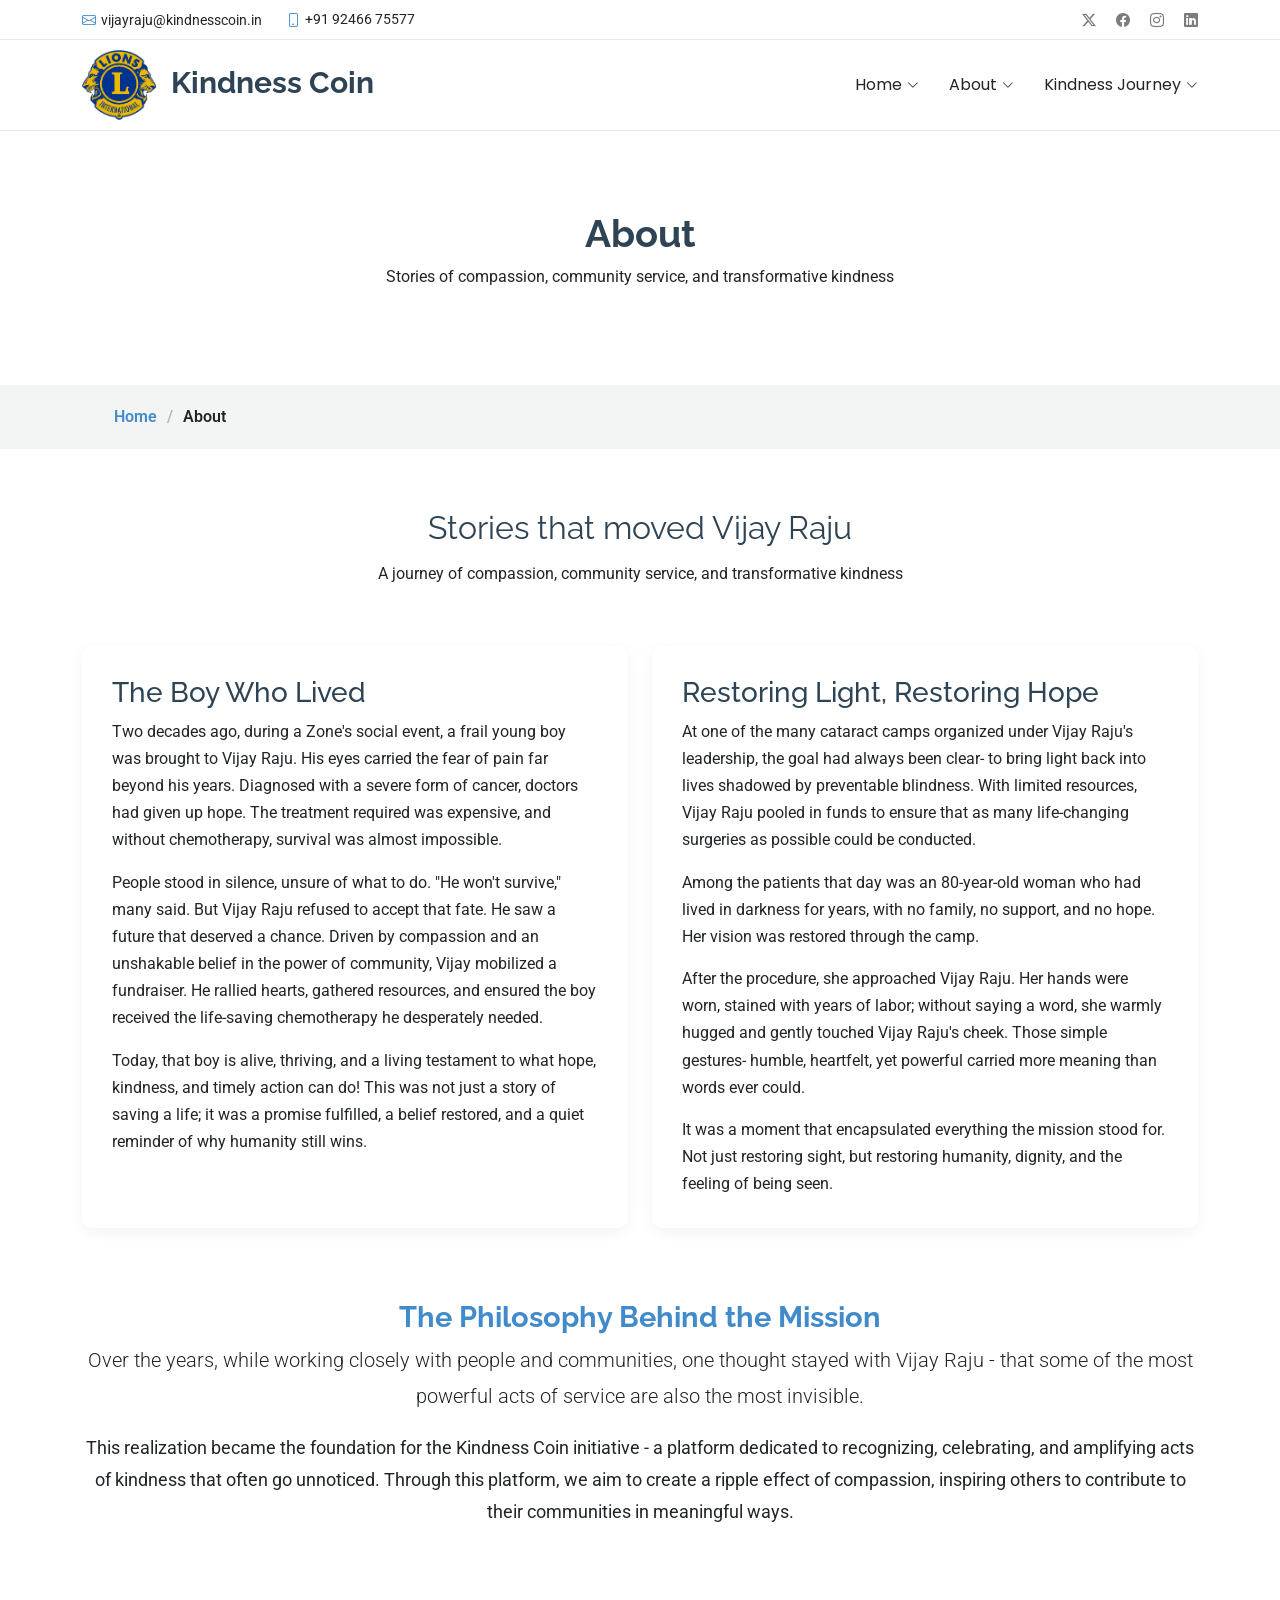
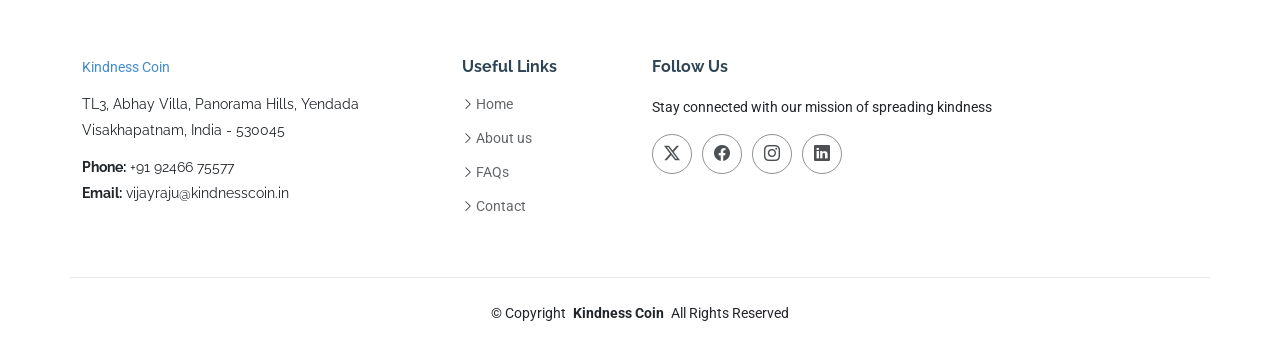
<file: about.html>
<!DOCTYPE html>
<html lang="en">

<head>
  <meta charset="utf-8">
  <meta content="width=device-width, initial-scale=1.0" name="viewport">
  <title>About - Kindness Coin</title>
  <meta name="description" content="Learn about Vijay Raju and his inspiring journey of kindness and community service">
  <meta name="keywords" content="Vijay Raju, kindness, community service, inspiration">

  <!-- Favicons -->
  <link href="assets/img/favicon.png" rel="icon">
  <link href="assets/img/apple-touch-icon.png" rel="apple-touch-icon">

  <!-- Fonts -->
  <link href="https://fonts.googleapis.com" rel="preconnect">
  <link href="https://fonts.gstatic.com" rel="preconnect" crossorigin>
  <link href="https://fonts.googleapis.com/css2?family=Roboto:ital,wght@0,100;0,300;0,400;0,500;0,700;0,900;1,100;1,300;1,400;1,500;1,700;1,900&family=Poppins:ital,wght@0,100;0,200;0,300;0,400;0,500;0,600;0,700;0,800;0,900;1,100;1,200;1,300;1,400;1,500;1,600;1,700;1,800;1,900&family=Raleway:ital,wght@0,100;0,200;0,300;0,400;0,500;0,600;0,700;0,800;0,900;1,100;1,200;1,300;1,400;1,500;1,600;1,700;1,800;1,900&display=swap" rel="stylesheet">

  <!-- Vendor CSS Files -->
  <link href="assets/vendor/bootstrap/css/bootstrap.min.css" rel="stylesheet">
  <link href="assets/vendor/bootstrap-icons/bootstrap-icons.css" rel="stylesheet">
  <link href="assets/vendor/aos/aos.css" rel="stylesheet">
  <link href="assets/vendor/glightbox/css/glightbox.min.css" rel="stylesheet">
  <link href="assets/vendor/swiper/swiper-bundle.min.css" rel="stylesheet">

  <!-- Main CSS File -->
  <link href="assets/css/main.css" rel="stylesheet">
</head>

<body class="about-page">

  <header id="header" class="header sticky-top">

    <div class="topbar d-flex align-items-center">
      <div class="container d-flex justify-content-center justify-content-md-between">
        <div class="contact-info d-flex align-items-center">
          <i class="bi bi-envelope d-flex align-items-center"><a href="mailto:vijayraju@kindnesscoin.in">vijayraju@kindnesscoin.in</a></i>
          <i class="bi bi-phone d-flex align-items-center ms-4"><span>+91 92466 75577</span></i>
        </div>
        <div class="social-links d-none d-md-flex align-items-center">
          <a href="https://x.com/vijayrajulion?s=11" class="twitter"><i class="bi bi-twitter-x"></i></a>
          <a href="https://www.facebook.com/share/1JLgLBeid2/?mibextid=wwXIfr" class="facebook"><i class="bi bi-facebook"></i></a>
          <a href="https://www.instagram.com/vijayrajulion?igsh=eWJsczJrYjgzZWl0" class="instagram"><i class="bi bi-instagram"></i></a>
          <a href="https://www.linkedin.com/in/vijay-raju-a9b964255?utm_source=share_via&utm_content=profile&utm_medium=member_ios" class="linkedin"><i class="bi bi-linkedin"></i></a>
        </div>
      </div>
    </div><!-- End Top Bar -->

    <div class="branding d-flex align-items-center">
      <div class="container position-relative d-flex align-items-center justify-content-between">
        <a href="index.html" class="logo d-flex align-items-center">
          <h1 class="sitename">
            <img src="assets/img/lions.PNG" alt="Lions Logo" class="logo-icon me-2">
            Kindness Coin
          </h1>
        </a>

        <nav id="navmenu" class="navmenu">
          <ul>
            <li class="dropdown"><a href="index.html#hero"><span>Home</span> <i class="bi bi-chevron-down toggle-dropdown"></i></a>
              <ul>
                <li><a href="kindness-coin.html">The Kindness Coin</a></li>
              </ul>
            </li>
            <li class="dropdown"><a><span>About</span> <i class="bi bi-chevron-down toggle-dropdown"></i></a>
              <ul>
                <li><a href="vision.html">Vision</a></li>
                <li><a href="inspiration.html">Inspiration</a></li>
              </ul>
            </li>
            <li class="dropdown"><a href="index.html#kindness"><span>Kindness Journey</span> <i class="bi bi-chevron-down toggle-dropdown"></i></a>
              <ul>
                <li><a href="stories.html">Stories of Kindness</a></li>
              </ul>
            </li>
          </ul>
          <i class="mobile-nav-toggle d-xl-none bi bi-list"></i>
        </nav>

      </div>
    </div>

  </header>

  <main class="main">

    <!-- Page Title -->
    <div class="page-title" data-aos="fade">
      <div class="heading">
        <div class="container">
          <div class="row d-flex justify-content-center text-center">
            <div class="col-lg-8">
              <h1>About</h1>
              <p>Stories of compassion, community service, and transformative kindness</p>
            </div>
          </div>
        </div>
      </div>
      <nav class="breadcrumbs">
        <div class="container">
          <ol>
            <li><a href="index.html">Home</a></li>
            <li class="current">About</li>
          </ol>
        </div>
      </nav>
    </div><!-- End Page Title -->

    <!-- About Section -->
    <section id="about-story" class="portfolio section">

      <!-- Section Title -->
      <div class="container section-title" data-aos="fade-up">
        <h2>Stories that moved Vijay Raju</h2>
        <p>A journey of compassion, community service, and transformative kindness</p>
      </div><!-- End Section Title -->

      <div class="container">

        <div class="row gy-4 justify-content-center" data-aos="fade-up" data-aos-delay="200">

          <div class="col-lg-6" data-aos="fade-up" data-aos-delay="300">
            <div class="story-box">
              <h3>The Boy Who Lived</h3>
              <p>Two decades ago, during a Zone's social event, a frail young boy was brought to Vijay Raju. His eyes carried the fear of pain far beyond his years. Diagnosed with a severe form of cancer, doctors had given up hope. The treatment required was expensive, and without chemotherapy, survival was almost impossible.</p>
              <p>People stood in silence, unsure of what to do. "He won't survive," many said. But Vijay Raju refused to accept that fate. He saw a future that deserved a chance. Driven by compassion and an unshakable belief in the power of community, Vijay mobilized a fundraiser. He rallied hearts, gathered resources, and ensured the boy received the life-saving chemotherapy he desperately needed.</p>
              <p>Today, that boy is alive, thriving, and a living testament to what hope, kindness, and timely action can do! This was not just a story of saving a life; it was a promise fulfilled, a belief restored, and a quiet reminder of why humanity still wins.</p>
            </div>
          </div>

          <div class="col-lg-6" data-aos="fade-up" data-aos-delay="400">
            <div class="story-box">
              <h3>Restoring Light, Restoring Hope</h3>
              <p>At one of the many cataract camps organized under Vijay Raju's leadership, the goal had always been clear- to bring light back into lives shadowed by preventable blindness. With limited resources, Vijay Raju pooled in funds to ensure that as many life-changing surgeries as possible could be conducted.</p>
              <p>Among the patients that day was an 80-year-old woman who had lived in darkness for years, with no family, no support, and no hope. Her vision was restored through the camp.</p>
              <p>After the procedure, she approached Vijay Raju. Her hands were worn, stained with years of labor; without saying a word, she warmly hugged and gently touched Vijay Raju's cheek. Those simple gestures- humble, heartfelt, yet powerful carried more meaning than words ever could.</p>
              <p>It was a moment that encapsulated everything the mission stood for. Not just restoring sight, but restoring humanity, dignity, and the feeling of being seen.</p>
            </div>
          </div>

        </div>

        <!-- Additional Content Section -->
        <div class="row gy-4 mt-5" data-aos="fade-up" data-aos-delay="500">
          <div class="col-lg-12">
            <div class="about-content text-center">
              <h3>The Philosophy Behind the Mission</h3>
              <p class="lead">Over the years, while working closely with people and communities, one thought stayed with Vijay Raju - that some of the most powerful acts of service are also the most invisible.</p>
              <p>This realization became the foundation for the Kindness Coin initiative - a platform dedicated to recognizing, celebrating, and amplifying acts of kindness that often go unnoticed. Through this platform, we aim to create a ripple effect of compassion, inspiring others to contribute to their communities in meaningful ways.</p>
            </div>
          </div>
        </div>

      </div>

    </section><!-- /About Story Section -->

  </main>

  <footer id="footer" class="footer">

    <div class="container footer-top">
      <div class="row gy-4">
        <div class="col-lg-4 col-md-6 footer-about">
          <a href="index.html" class="d-flex align-items-center">
            <span class="sitename">Kindness Coin</span>
          </a>
          <div class="footer-contact pt-3">
            <p>TL3, Abhay Villa, Panorama Hills, Yendada</p>
            <p>Visakhapatnam, India - 530045</p>
            <p class="mt-3"><strong>Phone:</strong> <span>+91 92466 75577</span></p>
            <p><strong>Email:</strong> <span>vijayraju@kindnesscoin.in</span></p>
          </div>
        </div>

        <div class="col-lg-2 col-md-3 footer-links">
          <h4>Useful Links</h4>
          <ul>
            <li><i class="bi bi-chevron-right"></i> <a href="index.html">Home</a></li>
            <li><i class="bi bi-chevron-right"></i> <a href="about.html">About us</a></li>
            <li><i class="bi bi-chevron-right"></i> <a href="faq.html">FAQs</a></li>
            <li><i class="bi bi-chevron-right"></i> <a href="index.html#contact">Contact</a></li>
          </ul>
        </div>

        <div class="col-lg-4 col-md-12">
          <h4>Follow Us</h4>
          <p>Stay connected with our mission of spreading kindness</p>
          <div class="social-links d-flex">
            <a href="https://x.com/vijayrajulion?s=11"><i class="bi bi-twitter-x"></i></a>
            <a href="https://www.facebook.com/share/1JLgLBeid2/?mibextid=wwXIfr"><i class="bi bi-facebook"></i></a>
            <a href="https://www.instagram.com/vijayrajulion?igsh=eWJsczJrYjgzZWl0"><i class="bi bi-instagram"></i></a>
            <a href="https://www.linkedin.com/in/vijay-raju-a9b964255?utm_source=share_via&utm_content=profile&utm_medium=member_ios"><i class="bi bi-linkedin"></i></a>
          </div>
        </div>

      </div>
    </div>

    <div class="container copyright text-center mt-4">
      <p>© <span>Copyright</span> <strong class="px-1 sitename">Kindness Coin</strong> <span>All Rights Reserved</span></p>
    </div>

  </footer>

  <!-- Scroll Top -->
  <a href="#" id="scroll-top" class="scroll-top d-flex align-items-center justify-content-center"><i class="bi bi-arrow-up-short"></i></a>

  <!-- Vendor JS Files -->
  <script src="assets/vendor/bootstrap/js/bootstrap.bundle.min.js"></script>
  <script src="assets/vendor/php-email-form/validate.js"></script>
  <script src="assets/vendor/aos/aos.js"></script>
  <script src="assets/vendor/glightbox/js/glightbox.min.js"></script>
  <script src="assets/vendor/swiper/swiper-bundle.min.js"></script>
  <script src="assets/vendor/purecounter/purecounter_vanilla.js"></script>
  <script src="assets/vendor/imagesloaded/imagesloaded.pkgd.min.js"></script>
  <script src="assets/vendor/isotope-layout/isotope.pkgd.min.js"></script>

  <!-- Main JS File -->
  <script src="assets/js/main.js"></script>

</body>

</html>
</file>
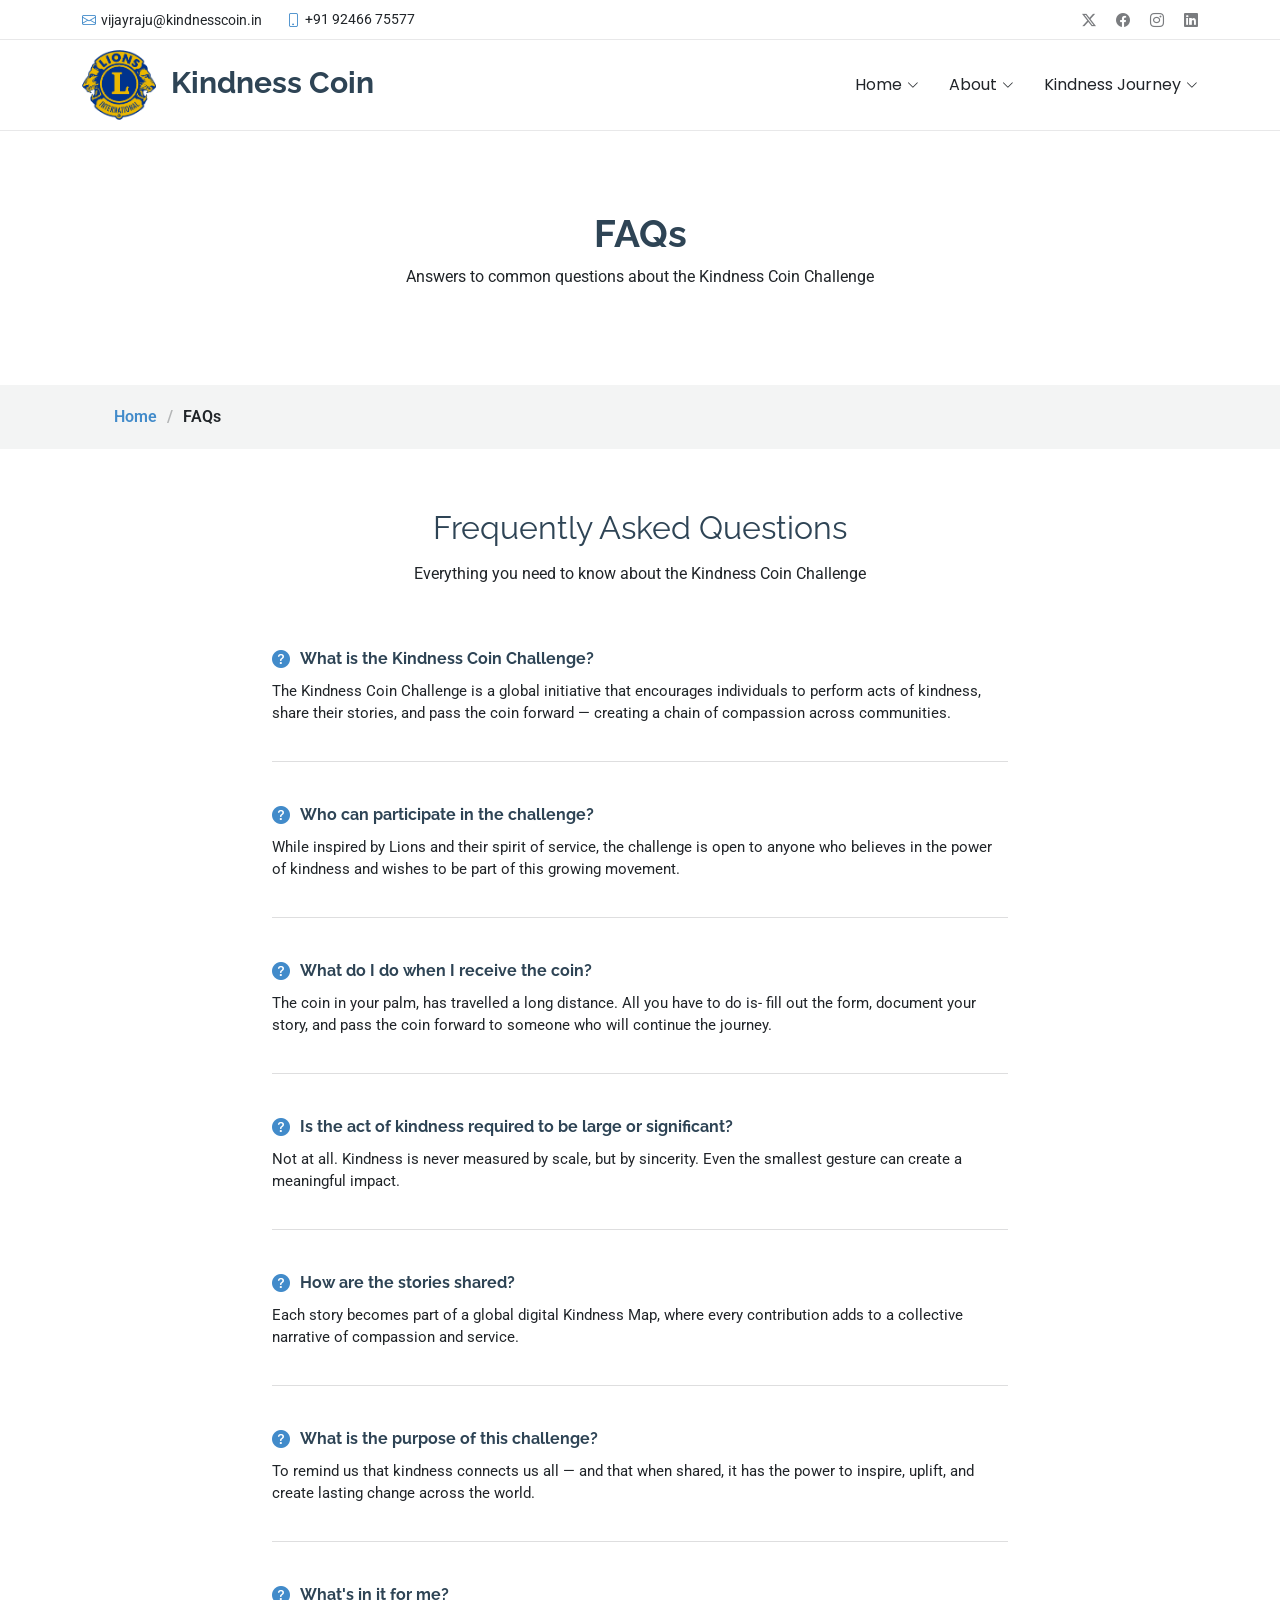
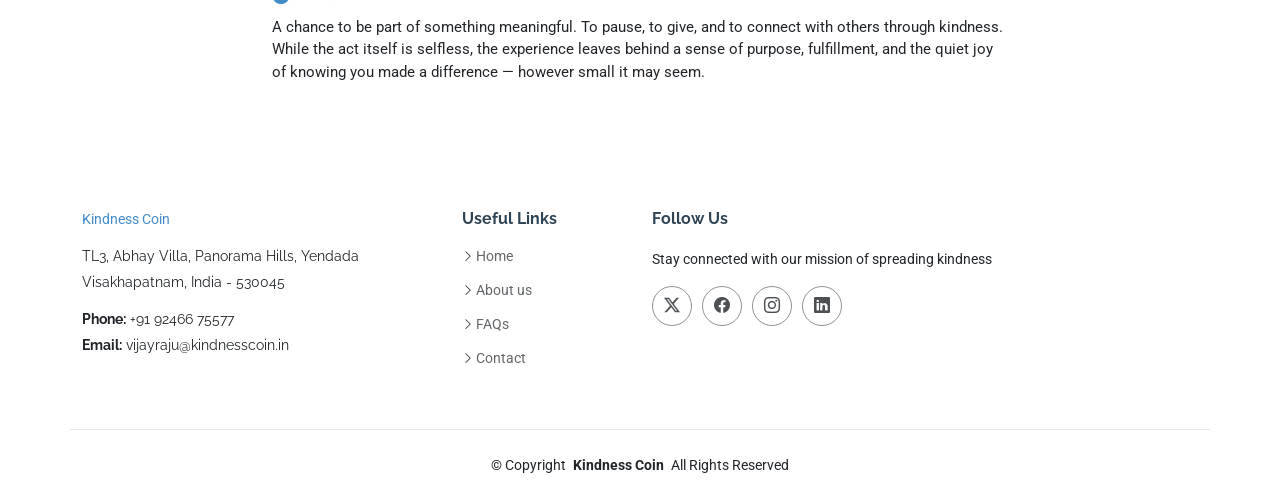
<file: faq.html>
<!DOCTYPE html>
<html lang="en">

<head>
  <meta charset="utf-8">
  <meta content="width=device-width, initial-scale=1.0" name="viewport">
  <title>FAQs - Kindness Coin</title>
  <meta name="description" content="Frequently asked questions about the Kindness Coin Challenge">
  <meta name="keywords" content="FAQ, Kindness Coin, kindness challenge, questions">

  <!-- Favicons -->
  <link href="assets/img/favicon.png" rel="icon">
  <link href="assets/img/apple-touch-icon.png" rel="apple-touch-icon">

  <!-- Fonts -->
  <link href="https://fonts.googleapis.com" rel="preconnect">
  <link href="https://fonts.gstatic.com" rel="preconnect" crossorigin>
  <link href="https://fonts.googleapis.com/css2?family=Roboto:ital,wght@0,100;0,300;0,400;0,500;0,700;0,900;1,100;1,300;1,400;1,500;1,700;1,900&family=Poppins:ital,wght@0,100;0,200;0,300;0,400;0,500;0,600;0,700;0,800;0,900;1,100;1,200;1,300;1,400;1,500;1,600;1,700;1,800;1,900&family=Raleway:ital,wght@0,100;0,200;0,300;0,400;0,500;0,600;0,700;0,800;0,900;1,100;1,200;1,300;1,400;1,500;1,600;1,700;1,800;1,900&display=swap" rel="stylesheet">

  <!-- Vendor CSS Files -->
  <link href="assets/vendor/bootstrap/css/bootstrap.min.css" rel="stylesheet">
  <link href="assets/vendor/bootstrap-icons/bootstrap-icons.css" rel="stylesheet">
  <link href="assets/vendor/aos/aos.css" rel="stylesheet">
  <link href="assets/vendor/glightbox/css/glightbox.min.css" rel="stylesheet">
  <link href="assets/vendor/swiper/swiper-bundle.min.css" rel="stylesheet">

  <!-- Main CSS File -->
  <link href="assets/css/main.css" rel="stylesheet">
</head>

<body class="faq-page">

  <header id="header" class="header sticky-top">

    <div class="topbar d-flex align-items-center">
      <div class="container d-flex justify-content-center justify-content-md-between">
        <div class="contact-info d-flex align-items-center">
          <i class="bi bi-envelope d-flex align-items-center"><a href="mailto:vijayraju@kindnesscoin.in">vijayraju@kindnesscoin.in</a></i>
          <i class="bi bi-phone d-flex align-items-center ms-4"><span>+91 92466 75577</span></i>
        </div>
        <div class="social-links d-none d-md-flex align-items-center">
          <a href="https://x.com/vijayrajulion?s=11" class="twitter"><i class="bi bi-twitter-x"></i></a>
          <a href="https://www.facebook.com/share/1JLgLBeid2/?mibextid=wwXIfr" class="facebook"><i class="bi bi-facebook"></i></a>
          <a href="https://www.instagram.com/vijayrajulion?igsh=eWJsczJrYjgzZWl0" class="instagram"><i class="bi bi-instagram"></i></a>
          <a href="https://www.linkedin.com/in/vijay-raju-a9b964255?utm_source=share_via&utm_content=profile&utm_medium=member_ios" class="linkedin"><i class="bi bi-linkedin"></i></a>
        </div>
      </div>
    </div><!-- End Top Bar -->

    <div class="branding d-flex align-items-center">
      <div class="container position-relative d-flex align-items-center justify-content-between">
        <a href="index.html" class="logo d-flex align-items-center">
          <h1 class="sitename">
            <img src="assets/img/lions.PNG" alt="Lions Logo" class="logo-icon me-2">
            Kindness Coin
          </h1>
        </a>

        <nav id="navmenu" class="navmenu">
          <ul>
            <li class="dropdown"><a href="index.html#hero"><span>Home</span> <i class="bi bi-chevron-down toggle-dropdown"></i></a>
              <ul>
                <li><a href="kindness-coin.html">The Kindness Coin</a></li>
              </ul>
            </li>
            <li class="dropdown"><a><span>About</span> <i class="bi bi-chevron-down toggle-dropdown"></i></a>
              <ul>
                <li><a href="vision.html">Vision</a></li>
                <li><a href="inspiration.html">Inspiration</a></li>
              </ul>
            </li>
            <li class="dropdown"><a href="index.html#kindness"><span>Kindness Journey</span> <i class="bi bi-chevron-down toggle-dropdown"></i></a>
              <ul>
                <li><a href="stories.html">Stories of Kindness</a></li>
              </ul>
            </li>
          </ul>
          <i class="mobile-nav-toggle d-xl-none bi bi-list"></i>
        </nav>

      </div>
    </div>

  </header>

  <main class="main">

    <!-- Page Title -->
    <div class="page-title" data-aos="fade">
      <div class="heading">
        <div class="container">
          <div class="row d-flex justify-content-center text-center">
            <div class="col-lg-8">
              <h1>FAQs</h1>
              <p>Answers to common questions about the Kindness Coin Challenge</p>
            </div>
          </div>
        </div>
      </div>
      <nav class="breadcrumbs">
        <div class="container">
          <ol>
            <li><a href="index.html">Home</a></li>
            <li class="current">FAQs</li>
          </ol>
        </div>
      </nav>
    </div><!-- End Page Title -->

    <!-- FAQ Section -->
    <section id="faq" class="faq section">

      <!-- Section Title -->
      <div class="container section-title" data-aos="fade-up">
        <h2>Frequently Asked Questions</h2>
        <p>Everything you need to know about the Kindness Coin Challenge</p>
      </div><!-- End Section Title -->

      <div class="container" data-aos="fade-up" data-aos-delay="100">

        <div class="row justify-content-center">
          <div class="col-lg-8">

            <div class="faq-item" data-aos="fade-up" data-aos-delay="100">
              <i class="bi bi-question-circle-fill float-start"></i>
              <h4>What is the Kindness Coin Challenge?</h4>
              <p>The Kindness Coin Challenge is a global initiative that encourages individuals to perform acts of kindness, share their stories, and pass the coin forward — creating a chain of compassion across communities.</p>
            </div><!-- End FAQ Item -->

            <div class="faq-item" data-aos="fade-up" data-aos-delay="150">
              <i class="bi bi-question-circle-fill float-start"></i>
              <h4>Who can participate in the challenge?</h4>
              <p>While inspired by Lions and their spirit of service, the challenge is open to anyone who believes in the power of kindness and wishes to be part of this growing movement.</p>
            </div><!-- End FAQ Item -->

            <div class="faq-item" data-aos="fade-up" data-aos-delay="200">
              <i class="bi bi-question-circle-fill float-start"></i>
              <h4>What do I do when I receive the coin?</h4>
              <p>The coin in your palm, has travelled a long distance. All you have to do is- fill out the form, document your story, and pass the coin forward to someone who will continue the journey.</p>
            </div><!-- End FAQ Item -->

            <div class="faq-item" data-aos="fade-up" data-aos-delay="250">
              <i class="bi bi-question-circle-fill float-start"></i>
              <h4>Is the act of kindness required to be large or significant?</h4>
              <p>Not at all. Kindness is never measured by scale, but by sincerity. Even the smallest gesture can create a meaningful impact.</p>
            </div><!-- End FAQ Item -->

            <div class="faq-item" data-aos="fade-up" data-aos-delay="300">
              <i class="bi bi-question-circle-fill float-start"></i>
              <h4>How are the stories shared?</h4>
              <p>Each story becomes part of a global digital Kindness Map, where every contribution adds to a collective narrative of compassion and service.</p>
            </div><!-- End FAQ Item -->

            <div class="faq-item" data-aos="fade-up" data-aos-delay="350">
              <i class="bi bi-question-circle-fill float-start"></i>
              <h4>What is the purpose of this challenge?</h4>
              <p>To remind us that kindness connects us all — and that when shared, it has the power to inspire, uplift, and create lasting change across the world.</p>
            </div><!-- End FAQ Item -->

            <div class="faq-item" data-aos="fade-up" data-aos-delay="400">
              <i class="bi bi-question-circle-fill float-start"></i>
              <h4>What's in it for me?</h4>
              <p>A chance to be part of something meaningful. To pause, to give, and to connect with others through kindness. While the act itself is selfless, the experience leaves behind a sense of purpose, fulfillment, and the quiet joy of knowing you made a difference — however small it may seem.</p>
            </div><!-- End FAQ Item -->

          </div>
        </div>

      </div>

    </section><!-- /FAQ Section -->

  </main>

  <footer id="footer" class="footer">

    <div class="container footer-top">
      <div class="row gy-4">
        <div class="col-lg-4 col-md-6 footer-about">
          <a href="index.html" class="d-flex align-items-center">
            <span class="sitename">Kindness Coin</span>
          </a>
          <div class="footer-contact pt-3">
            <p>TL3, Abhay Villa, Panorama Hills, Yendada</p>
            <p>Visakhapatnam, India - 530045</p>
            <p class="mt-3"><strong>Phone:</strong> <span>+91 92466 75577</span></p>
            <p><strong>Email:</strong> <span>vijayraju@kindnesscoin.in</span></p>
          </div>
        </div>

        <div class="col-lg-2 col-md-3 footer-links">
          <h4>Useful Links</h4>
          <ul>
            <li><i class="bi bi-chevron-right"></i> <a href="index.html">Home</a></li>
            <li><i class="bi bi-chevron-right"></i> <a href="about.html">About us</a></li>
            <li><i class="bi bi-chevron-right"></i> <a href="faq.html">FAQs</a></li>
            <li><i class="bi bi-chevron-right"></i> <a href="index.html#contact">Contact</a></li>
          </ul>
        </div>

        <div class="col-lg-4 col-md-12">
          <h4>Follow Us</h4>
          <p>Stay connected with our mission of spreading kindness</p>
          <div class="social-links d-flex">
            <a href="https://x.com/vijayrajulion?s=11"><i class="bi bi-twitter-x"></i></a>
            <a href="https://www.facebook.com/share/1JLgLBeid2/?mibextid=wwXIfr"><i class="bi bi-facebook"></i></a>
            <a href="https://www.instagram.com/vijayrajulion?igsh=eWJsczJrYjgzZWl0"><i class="bi bi-instagram"></i></a>
            <a href="https://www.linkedin.com/in/vijay-raju-a9b964255?utm_source=share_via&utm_content=profile&utm_medium=member_ios"><i class="bi bi-linkedin"></i></a>
          </div>
        </div>

      </div>
    </div>

    <div class="container copyright text-center mt-4">
      <p>© <span>Copyright</span> <strong class="px-1 sitename">Kindness Coin</strong> <span>All Rights Reserved</span></p>
    </div>

  </footer>

  <!-- Scroll Top -->
  <a href="#" id="scroll-top" class="scroll-top d-flex align-items-center justify-content-center"><i class="bi bi-arrow-up-short"></i></a>

  <!-- Vendor JS Files -->
  <script src="assets/vendor/bootstrap/js/bootstrap.bundle.min.js"></script>
  <script src="assets/vendor/php-email-form/validate.js"></script>
  <script src="assets/vendor/aos/aos.js"></script>
  <script src="assets/vendor/glightbox/js/glightbox.min.js"></script>
  <script src="assets/vendor/swiper/swiper-bundle.min.js"></script>
  <script src="assets/vendor/purecounter/purecounter_vanilla.js"></script>
  <script src="assets/vendor/imagesloaded/imagesloaded.pkgd.min.js"></script>
  <script src="assets/vendor/isotope-layout/isotope.pkgd.min.js"></script>

  <!-- Main JS File -->
  <script src="assets/js/main.js"></script>

</body>

</html>
</file>
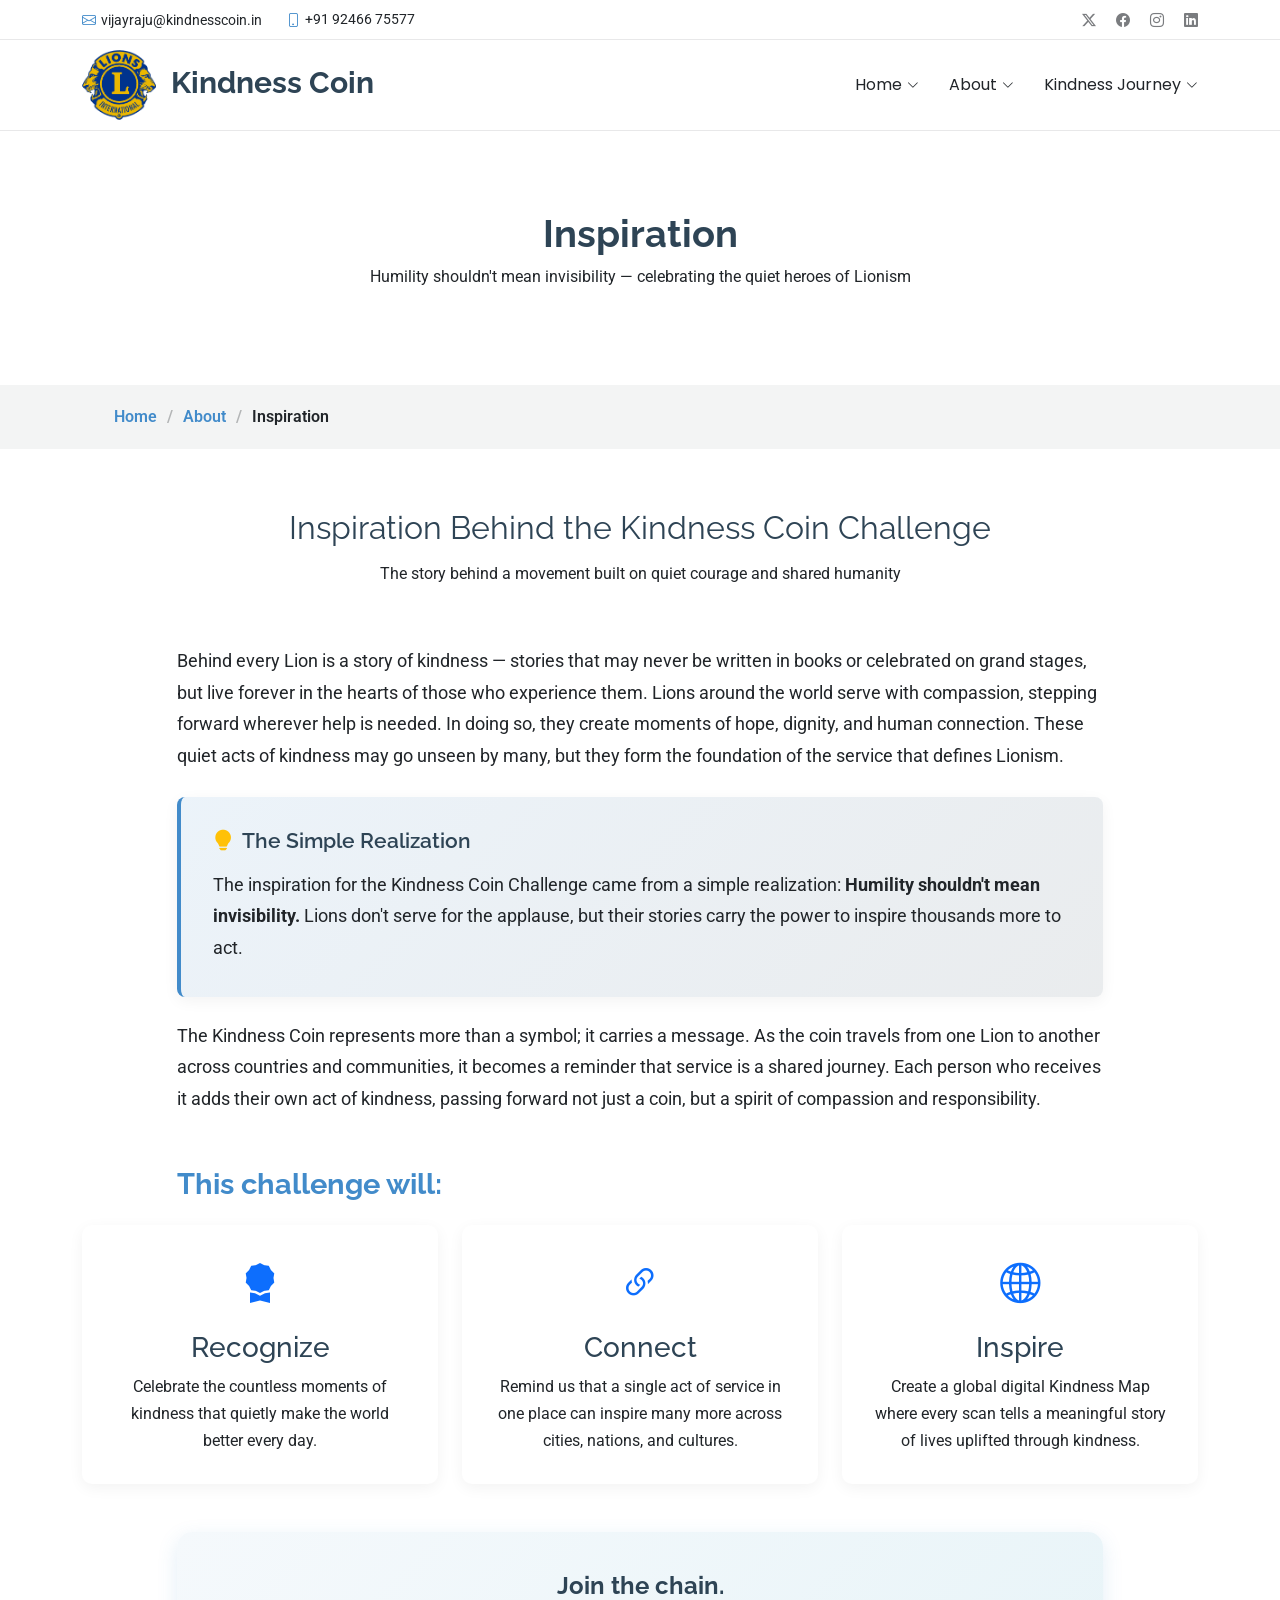
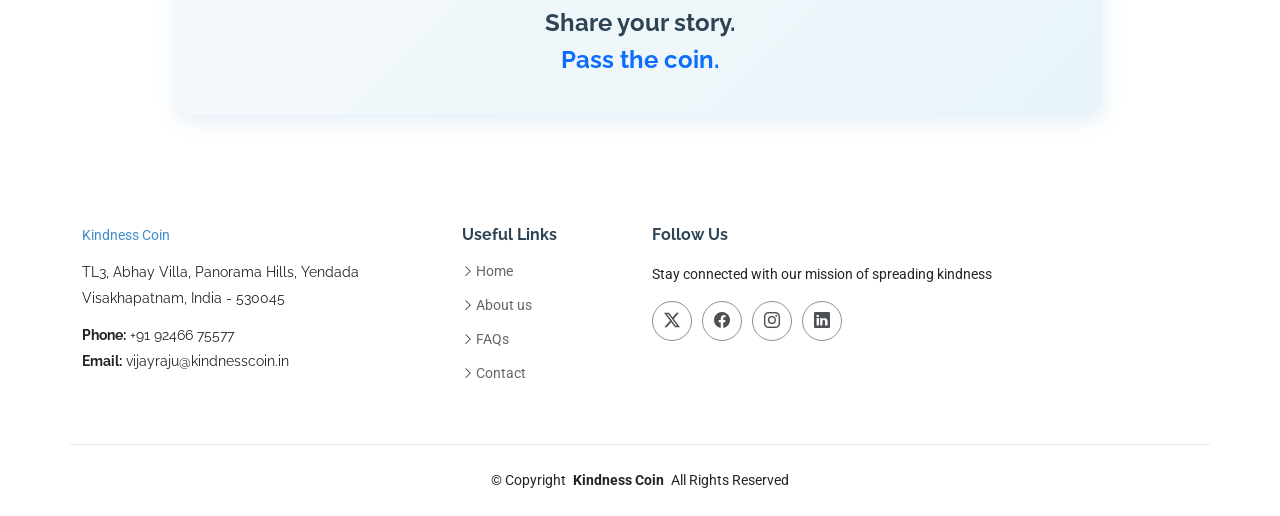
<file: inspiration.html>
<!DOCTYPE html>
<html lang="en">

<head>
  <meta charset="utf-8">
  <meta content="width=device-width, initial-scale=1.0" name="viewport">
  <title>Inspiration - Kindness Coin</title>
  <meta name="description" content="The inspiration behind the Kindness Coin Challenge — honouring Lions and their quiet acts of service">
  <meta name="keywords" content="Kindness Coin, inspiration, Lions, service, compassion, kindness challenge">

  <!-- Favicons -->
  <link href="assets/img/favicon.png" rel="icon">
  <link href="assets/img/apple-touch-icon.png" rel="apple-touch-icon">

  <!-- Fonts -->
  <link href="https://fonts.googleapis.com" rel="preconnect">
  <link href="https://fonts.gstatic.com" rel="preconnect" crossorigin>
  <link href="https://fonts.googleapis.com/css2?family=Roboto:ital,wght@0,100;0,300;0,400;0,500;0,700;0,900;1,100;1,300;1,400;1,500;1,700;1,900&family=Poppins:ital,wght@0,100;0,200;0,300;0,400;0,500;0,600;0,700;0,800;0,900;1,100;1,200;1,300;1,400;1,500;1,600;1,700;1,800;1,900&family=Raleway:ital,wght@0,100;0,200;0,300;0,400;0,500;0,600;0,700;0,800;0,900;1,100;1,200;1,300;1,400;1,500;1,600;1,700;1,800;1,900&display=swap" rel="stylesheet">

  <!-- Vendor CSS Files -->
  <link href="assets/vendor/bootstrap/css/bootstrap.min.css" rel="stylesheet">
  <link href="assets/vendor/bootstrap-icons/bootstrap-icons.css" rel="stylesheet">
  <link href="assets/vendor/aos/aos.css" rel="stylesheet">
  <link href="assets/vendor/glightbox/css/glightbox.min.css" rel="stylesheet">
  <link href="assets/vendor/swiper/swiper-bundle.min.css" rel="stylesheet">

  <!-- Main CSS File -->
  <link href="assets/css/main.css" rel="stylesheet">
</head>

<body class="inspiration-page">

  <header id="header" class="header sticky-top">

    <div class="topbar d-flex align-items-center">
      <div class="container d-flex justify-content-center justify-content-md-between">
        <div class="contact-info d-flex align-items-center">
          <i class="bi bi-envelope d-flex align-items-center"><a href="mailto:vijayraju@kindnesscoin.in">vijayraju@kindnesscoin.in</a></i>
          <i class="bi bi-phone d-flex align-items-center ms-4"><span>+91 92466 75577</span></i>
        </div>
        <div class="social-links d-none d-md-flex align-items-center">
          <a href="https://x.com/vijayrajulion?s=11" class="twitter"><i class="bi bi-twitter-x"></i></a>
          <a href="https://www.facebook.com/share/1JLgLBeid2/?mibextid=wwXIfr" class="facebook"><i class="bi bi-facebook"></i></a>
          <a href="https://www.instagram.com/vijayrajulion?igsh=eWJsczJrYjgzZWl0" class="instagram"><i class="bi bi-instagram"></i></a>
          <a href="https://www.linkedin.com/in/vijay-raju-a9b964255?utm_source=share_via&utm_content=profile&utm_medium=member_ios" class="linkedin"><i class="bi bi-linkedin"></i></a>
        </div>
      </div>
    </div><!-- End Top Bar -->

    <div class="branding d-flex align-items-center">
      <div class="container position-relative d-flex align-items-center justify-content-between">
        <a href="index.html" class="logo d-flex align-items-center">
          <h1 class="sitename">
            <img src="assets/img/lions.PNG" alt="Lions Logo" class="logo-icon me-2">
            Kindness Coin
          </h1>
        </a>

        <nav id="navmenu" class="navmenu">
          <ul>
            <li class="dropdown"><a href="index.html#hero"><span>Home</span> <i class="bi bi-chevron-down toggle-dropdown"></i></a>
              <ul>
                <li><a href="kindness-coin.html">The Kindness Coin</a></li>
              </ul>
            </li>
            <li class="dropdown"><a><span>About</span> <i class="bi bi-chevron-down toggle-dropdown"></i></a>
              <ul>
                <li><a href="vision.html">Vision</a></li>
                <li><a href="inspiration.html" class="active">Inspiration</a></li>
              </ul>
            </li>
            <li class="dropdown"><a href="index.html#kindness"><span>Kindness Journey</span> <i class="bi bi-chevron-down toggle-dropdown"></i></a>
              <ul>
                <li><a href="stories.html">Stories of Kindness</a></li>
              </ul>
            </li>
          </ul>
          <i class="mobile-nav-toggle d-xl-none bi bi-list"></i>
        </nav>

      </div>
    </div>

  </header>

  <main class="main">

    <!-- Page Title -->
    <div class="page-title" data-aos="fade">
      <div class="heading">
        <div class="container">
          <div class="row d-flex justify-content-center text-center">
            <div class="col-lg-8">
              <h1>Inspiration</h1>
              <p>Humility shouldn't mean invisibility — celebrating the quiet heroes of Lionism</p>
            </div>
          </div>
        </div>
      </div>
      <nav class="breadcrumbs">
        <div class="container">
          <ol>
            <li><a href="index.html">Home</a></li>
            <li><a href="about.html">About</a></li>
            <li class="current">Inspiration</li>
          </ol>
        </div>
      </nav>
    </div><!-- End Page Title -->

    <!-- Inspiration Section -->
    <section id="inspiration" class="section">

      <!-- Section Title -->
      <div class="container section-title" data-aos="fade-up">
        <h2>Inspiration Behind the Kindness Coin Challenge</h2>
        <p>The story behind a movement built on quiet courage and shared humanity</p>
      </div><!-- End Section Title -->

      <div class="container">

        <!-- Opening Paragraphs -->
        <div class="row gy-4 justify-content-center" data-aos="fade-up" data-aos-delay="100">
          <div class="col-lg-10">
            <div class="about-content">

              <p>Behind every Lion is a story of kindness — stories that may never be written in books or celebrated on grand stages, but live forever in the hearts of those who experience them. Lions around the world serve with compassion, stepping forward wherever help is needed. In doing so, they create moments of hope, dignity, and human connection. These quiet acts of kindness may go unseen by many, but they form the foundation of the service that defines Lionism.</p>

              <div class="highlight-box mt-4 mb-4" data-aos="fade-up" data-aos-delay="200">
                <h4><i class="bi bi-lightbulb-fill text-warning me-2"></i>The Simple Realization</h4>
                <p class="mb-0">The inspiration for the Kindness Coin Challenge came from a simple realization: <strong>Humility shouldn't mean invisibility.</strong> Lions don't serve for the applause, but their stories carry the power to inspire thousands more to act.</p>
              </div>

              <p>The Kindness Coin represents more than a symbol; it carries a message. As the coin travels from one Lion to another across countries and communities, it becomes a reminder that service is a shared journey. Each person who receives it adds their own act of kindness, passing forward not just a coin, but a spirit of compassion and responsibility.</p>

            </div>
          </div>
        </div>

        <!-- Challenge Goals -->
        <div class="row gy-4 justify-content-center mt-2" data-aos="fade-up" data-aos-delay="300">
          <div class="col-lg-10">
            <div class="about-content">
              <h3 class="mb-4">This challenge will:</h3>
            </div>
          </div>
        </div>

        <div class="row gy-4 justify-content-center" data-aos="fade-up" data-aos-delay="350">

          <div class="col-lg-4 col-md-6" data-aos="fade-up" data-aos-delay="400">
            <div class="story-box text-center">
              <i class="bi bi-award-fill fs-1 text-primary mb-3 d-block"></i>
              <h3>Recognize</h3>
              <p>Celebrate the countless moments of kindness that quietly make the world better every day.</p>
            </div>
          </div>

          <div class="col-lg-4 col-md-6" data-aos="fade-up" data-aos-delay="450">
            <div class="story-box text-center">
              <i class="bi bi-link-45deg fs-1 text-primary mb-3 d-block"></i>
              <h3>Connect</h3>
              <p>Remind us that a single act of service in one place can inspire many more across cities, nations, and cultures.</p>
            </div>
          </div>

          <div class="col-lg-4 col-md-6" data-aos="fade-up" data-aos-delay="500">
            <div class="story-box text-center">
              <i class="bi bi-globe2 fs-1 text-primary mb-3 d-block"></i>
              <h3>Inspire</h3>
              <p>Create a global digital Kindness Map where every scan tells a meaningful story of lives uplifted through kindness.</p>
            </div>
          </div>

        </div>

        <!-- CTA -->
        <div class="row gy-4 justify-content-center mt-4" data-aos="fade-up" data-aos-delay="550">
          <div class="col-lg-10">
            <div class="cta-box text-center">
              <h4 class="mb-2">Join the chain.</h4>
              <h4 class="mb-2">Share your story.</h4>
              <h4 class="text-primary mb-0">Pass the coin.</h4>
            </div>
          </div>
        </div>

      </div>

    </section><!-- /Inspiration Section -->

  </main>

  <footer id="footer" class="footer">

    <div class="container footer-top">
      <div class="row gy-4">
        <div class="col-lg-4 col-md-6 footer-about">
          <a href="index.html" class="d-flex align-items-center">
            <span class="sitename">Kindness Coin</span>
          </a>
          <div class="footer-contact pt-3">
            <p>TL3, Abhay Villa, Panorama Hills, Yendada</p>
            <p>Visakhapatnam, India - 530045</p>
            <p class="mt-3"><strong>Phone:</strong> <span>+91 92466 75577</span></p>
            <p><strong>Email:</strong> <span>vijayraju@kindnesscoin.in</span></p>
          </div>
        </div>

        <div class="col-lg-2 col-md-3 footer-links">
          <h4>Useful Links</h4>
          <ul>
            <li><i class="bi bi-chevron-right"></i> <a href="index.html">Home</a></li>
            <li><i class="bi bi-chevron-right"></i> <a href="about.html">About us</a></li>
            <li><i class="bi bi-chevron-right"></i> <a href="faq.html">FAQs</a></li>
            <li><i class="bi bi-chevron-right"></i> <a href="index.html#contact">Contact</a></li>
          </ul>
        </div>

        <div class="col-lg-4 col-md-12">
          <h4>Follow Us</h4>
          <p>Stay connected with our mission of spreading kindness</p>
          <div class="social-links d-flex">
            <a href="https://x.com/vijayrajulion?s=11"><i class="bi bi-twitter-x"></i></a>
            <a href="https://www.facebook.com/share/1JLgLBeid2/?mibextid=wwXIfr"><i class="bi bi-facebook"></i></a>
            <a href="https://www.instagram.com/vijayrajulion?igsh=eWJsczJrYjgzZWl0"><i class="bi bi-instagram"></i></a>
            <a href="https://www.linkedin.com/in/vijay-raju-a9b964255?utm_source=share_via&utm_content=profile&utm_medium=member_ios"><i class="bi bi-linkedin"></i></a>
          </div>
        </div>

      </div>
    </div>

    <div class="container copyright text-center mt-4">
      <p>© <span>Copyright</span> <strong class="px-1 sitename">Kindness Coin</strong> <span>All Rights Reserved</span></p>
    </div>

  </footer>

  <!-- Scroll Top -->
  <a href="#" id="scroll-top" class="scroll-top d-flex align-items-center justify-content-center"><i class="bi bi-arrow-up-short"></i></a>

  <!-- Vendor JS Files -->
  <script src="assets/vendor/bootstrap/js/bootstrap.bundle.min.js"></script>
  <script src="assets/vendor/php-email-form/validate.js"></script>
  <script src="assets/vendor/aos/aos.js"></script>
  <script src="assets/vendor/glightbox/js/glightbox.min.js"></script>
  <script src="assets/vendor/swiper/swiper-bundle.min.js"></script>
  <script src="assets/vendor/purecounter/purecounter_vanilla.js"></script>
  <script src="assets/vendor/imagesloaded/imagesloaded.pkgd.min.js"></script>
  <script src="assets/vendor/isotope-layout/isotope.pkgd.min.js"></script>

  <!-- Main JS File -->
  <script src="assets/js/main.js"></script>

</body>

</html>
</file>
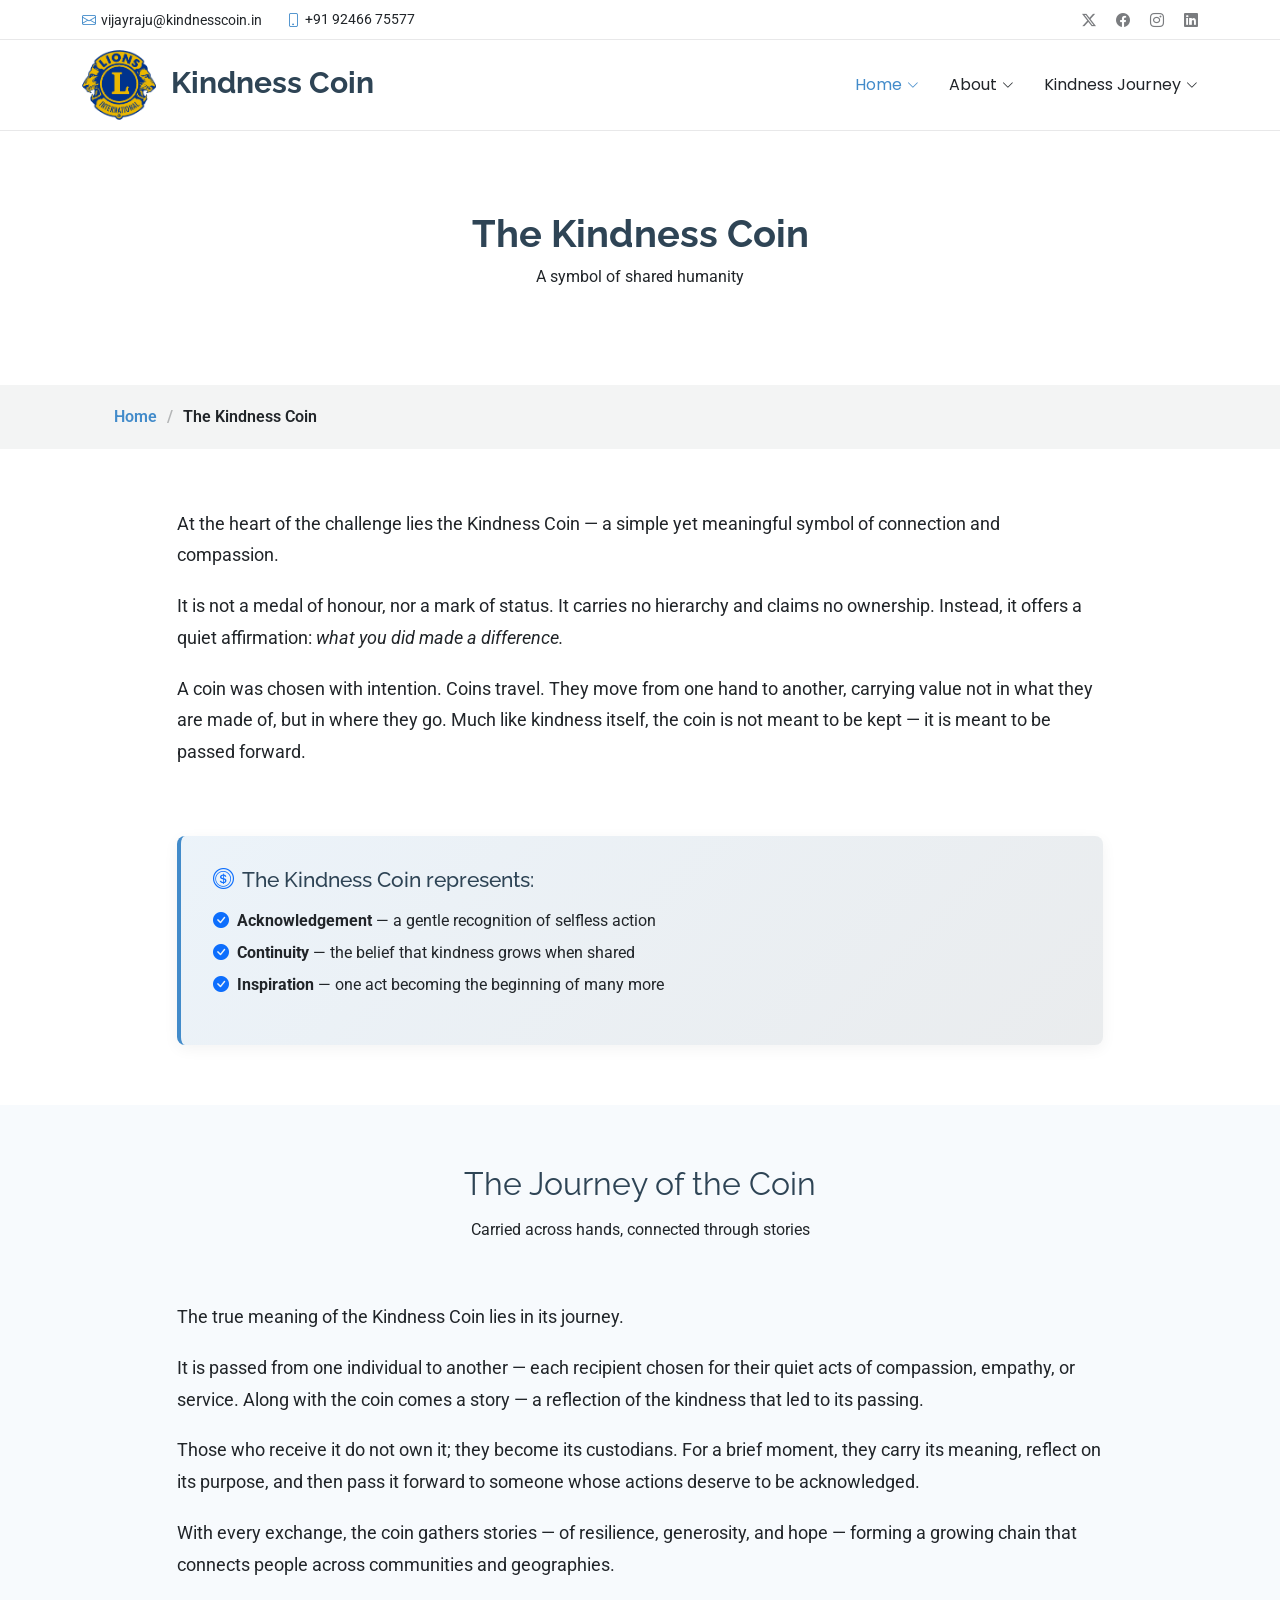
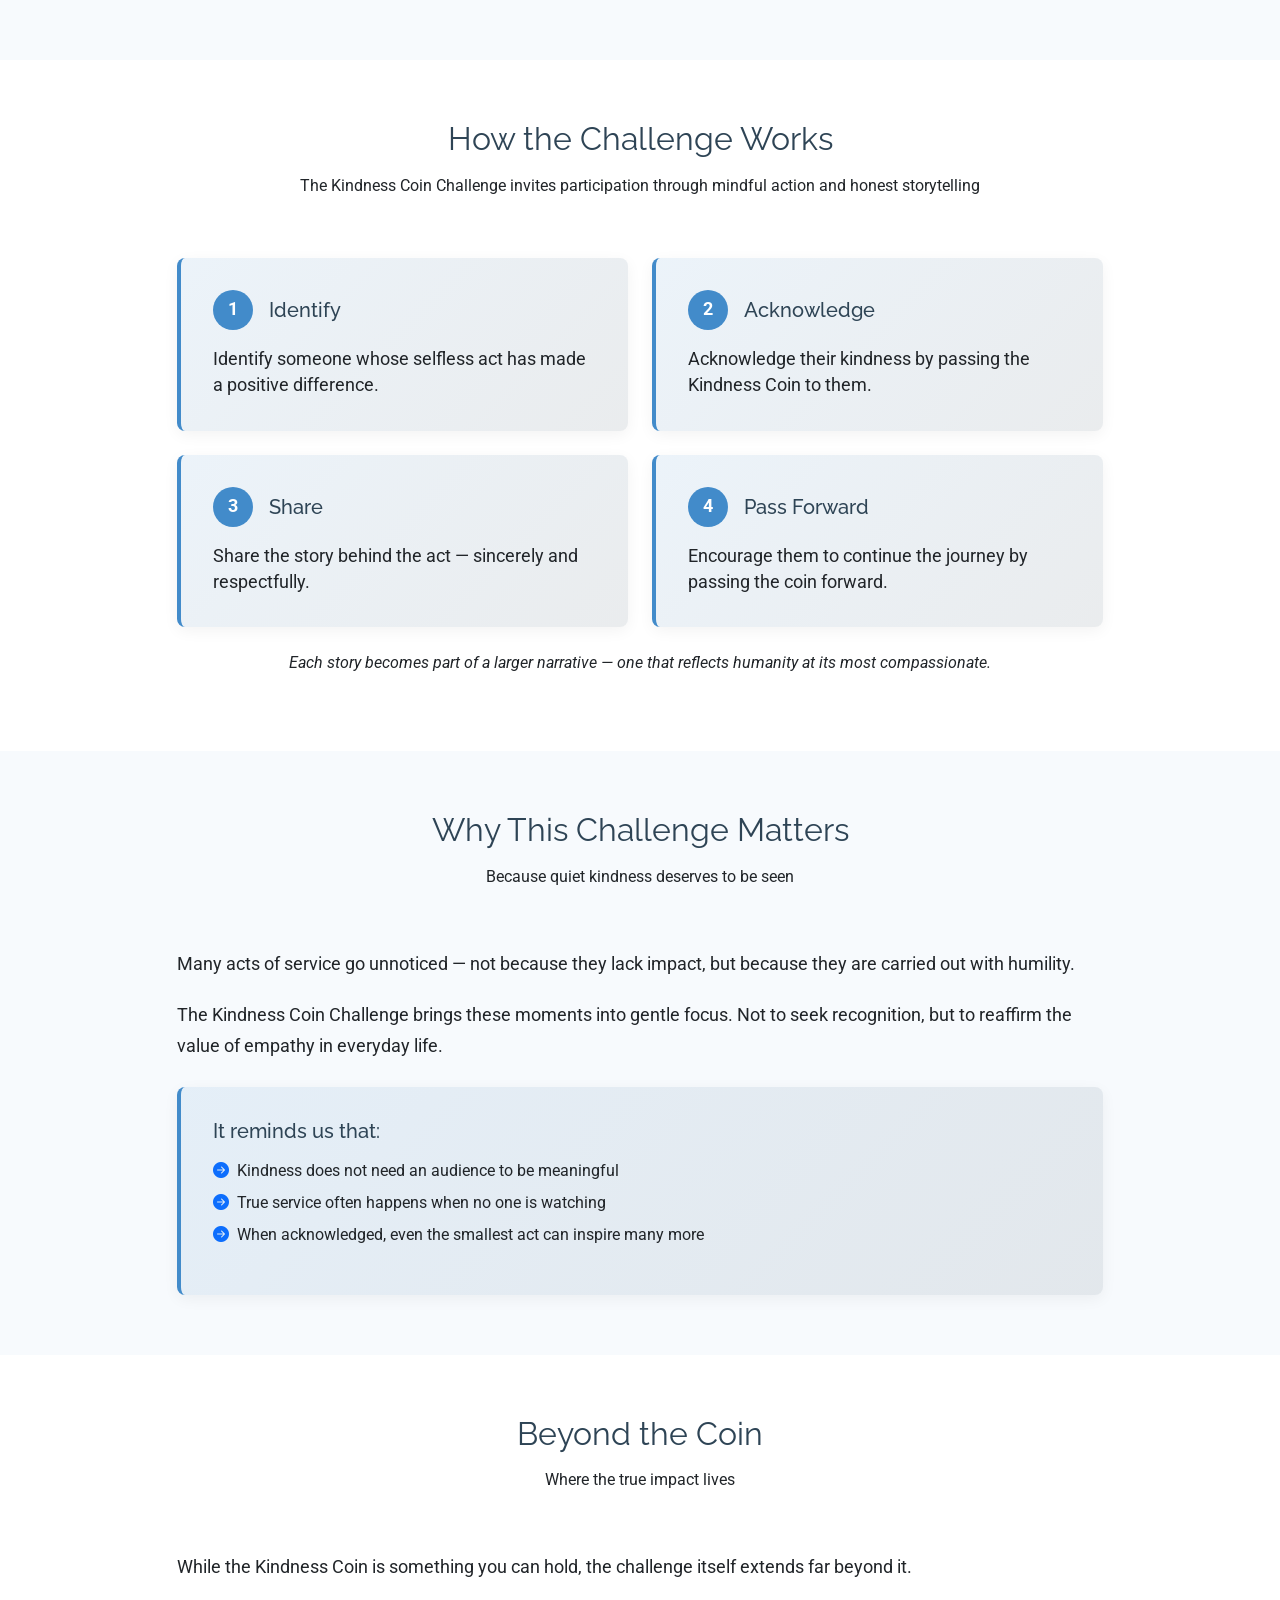
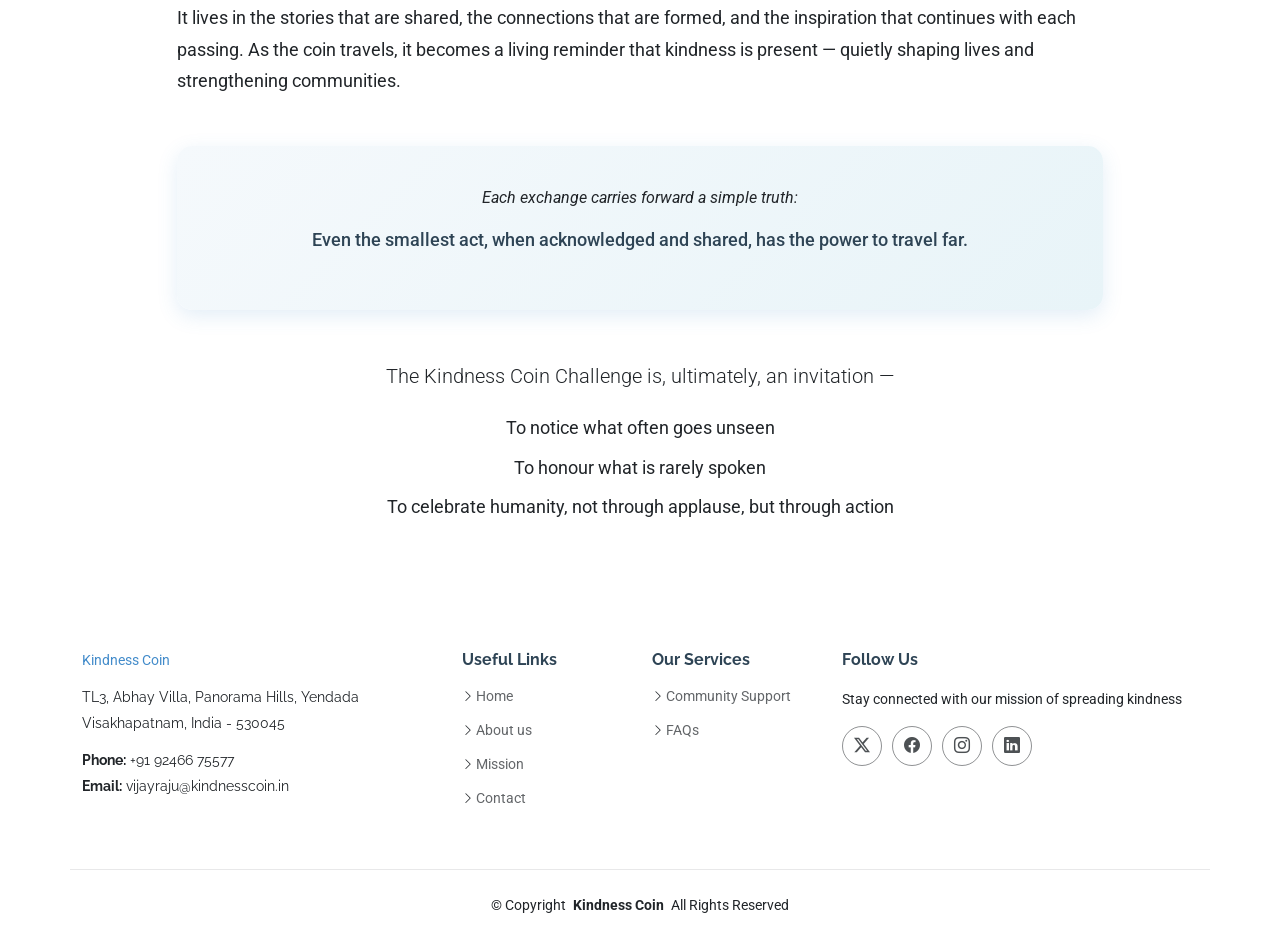
<file: kindness-coin.html>
<!DOCTYPE html>
<html lang="en">

<head>
  <meta charset="utf-8">
  <meta content="width=device-width, initial-scale=1.0" name="viewport">
  <title>The Kindness Coin - Kindness Coin</title>
  <meta name="description" content="The Kindness Coin — a symbol of shared humanity, connection, and compassion passed forward through acts of kindness.">
  <meta name="keywords" content="Kindness Coin, symbol, compassion, kindness challenge, shared humanity">

  <!-- Favicons -->
  <link href="assets/img/favicon.png" rel="icon">
  <link href="assets/img/apple-touch-icon.png" rel="apple-touch-icon">

  <!-- Fonts -->
  <link href="https://fonts.googleapis.com" rel="preconnect">
  <link href="https://fonts.gstatic.com" rel="preconnect" crossorigin>
  <link href="https://fonts.googleapis.com/css2?family=Roboto:ital,wght@0,100;0,300;0,400;0,500;0,700;0,900;1,100;1,300;1,400;1,500;1,700;1,900&family=Poppins:ital,wght@0,100;0,200;0,300;0,400;0,500;0,600;0,700;0,800;0,900;1,100;1,200;1,300;1,400;1,500;1,600;1,700;1,800;1,900&family=Raleway:ital,wght@0,100;0,200;0,300;0,400;0,500;0,600;0,700;0,800;0,900;1,100;1,200;1,300;1,400;1,500;1,600;1,700;1,800;1,900&display=swap" rel="stylesheet">

  <!-- Vendor CSS Files -->
  <link href="assets/vendor/bootstrap/css/bootstrap.min.css" rel="stylesheet">
  <link href="assets/vendor/bootstrap-icons/bootstrap-icons.css" rel="stylesheet">
  <link href="assets/vendor/aos/aos.css" rel="stylesheet">
  <link href="assets/vendor/glightbox/css/glightbox.min.css" rel="stylesheet">
  <link href="assets/vendor/swiper/swiper-bundle.min.css" rel="stylesheet">

  <!-- Main CSS File -->
  <link href="assets/css/main.css" rel="stylesheet">
</head>

<body class="kindness-coin-page">

  <header id="header" class="header sticky-top">

    <div class="topbar d-flex align-items-center">
      <div class="container d-flex justify-content-center justify-content-md-between">
        <div class="contact-info d-flex align-items-center">
          <i class="bi bi-envelope d-flex align-items-center"><a href="mailto:vijayraju@kindnesscoin.in">vijayraju@kindnesscoin.in</a></i>
          <i class="bi bi-phone d-flex align-items-center ms-4"><span>+91 92466 75577</span></i>
        </div>
        <div class="social-links d-none d-md-flex align-items-center">
          <a href="https://x.com/vijayrajulion?s=11" class="twitter"><i class="bi bi-twitter-x"></i></a>
          <a href="https://www.facebook.com/share/1JLgLBeid2/?mibextid=wwXIfr" class="facebook"><i class="bi bi-facebook"></i></a>
          <a href="https://www.instagram.com/vijayrajulion?igsh=eWJsczJrYjgzZWl0" class="instagram"><i class="bi bi-instagram"></i></a>
          <a href="https://www.linkedin.com/in/vijay-raju-a9b964255?utm_source=share_via&utm_content=profile&utm_medium=member_ios" class="linkedin"><i class="bi bi-linkedin"></i></a>
        </div>
      </div>
    </div><!-- End Top Bar -->

    <div class="branding d-flex align-items-center">
      <div class="container position-relative d-flex align-items-center justify-content-between">
        <a href="index.html" class="logo d-flex align-items-center">
          <h1 class="sitename">
            <img src="assets/img/lions.PNG" alt="Lions Logo" class="logo-icon me-2">
            Kindness Coin
          </h1>
        </a>

        <nav id="navmenu" class="navmenu">
          <ul>
            <li class="dropdown"><a href="index.html#hero" class="active"><span>Home</span> <i class="bi bi-chevron-down toggle-dropdown"></i></a>
              <ul>
                <li><a href="kindness-coin.html" class="active">The Kindness Coin</a></li>
              </ul>
            </li>
            <li class="dropdown"><a><span>About</span> <i class="bi bi-chevron-down toggle-dropdown"></i></a>
              <ul>
                <li><a href="vision.html">Vision</a></li>
                <li><a href="inspiration.html">Inspiration</a></li>
              </ul>
            </li>
            <li class="dropdown"><a href="index.html#kindness"><span>Kindness Journey</span> <i class="bi bi-chevron-down toggle-dropdown"></i></a>
              <ul>
                <li><a href="stories.html">Stories of Kindness</a></li>
              </ul>
            </li>
          </ul>
          <i class="mobile-nav-toggle d-xl-none bi bi-list"></i>
        </nav>

      </div>
    </div>

  </header>

  <main class="main">

    <!-- Page Title -->
    <div class="page-title" data-aos="fade">
      <div class="heading">
        <div class="container">
          <div class="row d-flex justify-content-center text-center">
            <div class="col-lg-8">
              <h1>The Kindness Coin</h1>
              <p>A symbol of shared humanity</p>
            </div>
          </div>
        </div>
      </div>
      <nav class="breadcrumbs">
        <div class="container">
          <ol>
            <li><a href="index.html">Home</a></li>
            <li class="current">The Kindness Coin</li>
          </ol>
        </div>
      </nav>
    </div><!-- End Page Title -->

    <!-- What is the Kindness Coin Section -->
    <section id="kindness-coin-intro" class="section">

      <div class="container">

        <div class="row gy-4 justify-content-center" data-aos="fade-up" data-aos-delay="100">
          <div class="col-lg-10">
            <div class="about-content">
              <p>At the heart of the challenge lies the Kindness Coin — a simple yet meaningful symbol of connection and compassion.</p>
              <p>It is not a medal of honour, nor a mark of status. It carries no hierarchy and claims no ownership. Instead, it offers a quiet affirmation: <em>what you did made a difference.</em></p>
              <p>A coin was chosen with intention. Coins travel. They move from one hand to another, carrying value not in what they are made of, but in where they go. Much like kindness itself, the coin is not meant to be kept — it is meant to be passed forward.</p>
            </div>
          </div>
        </div>

        <!-- What the coin represents -->
        <div class="row gy-4 justify-content-center mt-4" data-aos="fade-up" data-aos-delay="200">
          <div class="col-lg-10">
            <div class="highlight-box">
              <h4><i class="bi bi-coin text-primary me-2"></i>The Kindness Coin represents:</h4>
              <ul class="mt-3" style="list-style: none; padding-left: 0;">
                <li class="mb-2"><i class="bi bi-check-circle-fill text-primary me-2"></i><strong>Acknowledgement</strong> — a gentle recognition of selfless action</li>
                <li class="mb-2"><i class="bi bi-check-circle-fill text-primary me-2"></i><strong>Continuity</strong> — the belief that kindness grows when shared</li>
                <li class="mb-2"><i class="bi bi-check-circle-fill text-primary me-2"></i><strong>Inspiration</strong> — one act becoming the beginning of many more</li>
              </ul>
            </div>
          </div>
        </div>

      </div>

    </section><!-- /What is the Kindness Coin Section -->

    <!-- Journey of the Coin Section -->
    <section id="coin-journey" class="section" style="background-color: color-mix(in srgb, var(--accent-color), transparent 96%);">

      <div class="container section-title" data-aos="fade-up">
        <h2>The Journey of the Coin</h2>
        <p>Carried across hands, connected through stories</p>
      </div>

      <div class="container" data-aos="fade-up" data-aos-delay="100">
        <div class="row gy-4 justify-content-center">
          <div class="col-lg-10">
            <div class="about-content">
              <p>The true meaning of the Kindness Coin lies in its journey.</p>
              <p>It is passed from one individual to another — each recipient chosen for their quiet acts of compassion, empathy, or service. Along with the coin comes a story — a reflection of the kindness that led to its passing.</p>
              <p>Those who receive it do not own it; they become its custodians. For a brief moment, they carry its meaning, reflect on its purpose, and then pass it forward to someone whose actions deserve to be acknowledged.</p>
              <p>With every exchange, the coin gathers stories — of resilience, generosity, and hope — forming a growing chain that connects people across communities and geographies.</p>
            </div>
          </div>
        </div>
      </div>

    </section><!-- /Journey of the Coin Section -->

    <!-- How the Challenge Works Section -->
    <section id="how-it-works" class="section">

      <div class="container section-title" data-aos="fade-up">
        <h2>How the Challenge Works</h2>
        <p>The Kindness Coin Challenge invites participation through mindful action and honest storytelling</p>
      </div>

      <div class="container" data-aos="fade-up" data-aos-delay="100">
        <div class="row gy-4 justify-content-center">
          <div class="col-lg-10">
            <div class="row gy-4">

              <div class="col-md-6" data-aos="fade-up" data-aos-delay="100">
                <div class="highlight-box h-100">
                  <div class="d-flex align-items-center mb-3">
                    <span class="badge rounded-circle d-flex align-items-center justify-content-center me-3" style="width:40px;height:40px;font-size:1.1rem;background-color:var(--accent-color);color:#fff;">1</span>
                    <h5 class="mb-0">Identify</h5>
                  </div>
                  <p class="mb-0">Identify someone whose selfless act has made a positive difference.</p>
                </div>
              </div>

              <div class="col-md-6" data-aos="fade-up" data-aos-delay="150">
                <div class="highlight-box h-100">
                  <div class="d-flex align-items-center mb-3">
                    <span class="badge rounded-circle d-flex align-items-center justify-content-center me-3" style="width:40px;height:40px;font-size:1.1rem;background-color:var(--accent-color);color:#fff;">2</span>
                    <h5 class="mb-0">Acknowledge</h5>
                  </div>
                  <p class="mb-0">Acknowledge their kindness by passing the Kindness Coin to them.</p>
                </div>
              </div>

              <div class="col-md-6" data-aos="fade-up" data-aos-delay="200">
                <div class="highlight-box h-100">
                  <div class="d-flex align-items-center mb-3">
                    <span class="badge rounded-circle d-flex align-items-center justify-content-center me-3" style="width:40px;height:40px;font-size:1.1rem;background-color:var(--accent-color);color:#fff;">3</span>
                    <h5 class="mb-0">Share</h5>
                  </div>
                  <p class="mb-0">Share the story behind the act — sincerely and respectfully.</p>
                </div>
              </div>

              <div class="col-md-6" data-aos="fade-up" data-aos-delay="250">
                <div class="highlight-box h-100">
                  <div class="d-flex align-items-center mb-3">
                    <span class="badge rounded-circle d-flex align-items-center justify-content-center me-3" style="width:40px;height:40px;font-size:1.1rem;background-color:var(--accent-color);color:#fff;">4</span>
                    <h5 class="mb-0">Pass Forward</h5>
                  </div>
                  <p class="mb-0">Encourage them to continue the journey by passing the coin forward.</p>
                </div>
              </div>

            </div>

            <p class="mt-4 text-center fst-italic" data-aos="fade-up" data-aos-delay="300">Each story becomes part of a larger narrative — one that reflects humanity at its most compassionate.</p>
          </div>
        </div>
      </div>

    </section><!-- /How the Challenge Works Section -->

    <!-- Why This Challenge Matters Section -->
    <section id="why-it-matters" class="section" style="background-color: color-mix(in srgb, var(--accent-color), transparent 96%);">

      <div class="container section-title" data-aos="fade-up">
        <h2>Why This Challenge Matters</h2>
        <p>Because quiet kindness deserves to be seen</p>
      </div>

      <div class="container" data-aos="fade-up" data-aos-delay="100">
        <div class="row gy-4 justify-content-center">
          <div class="col-lg-10">
            <div class="about-content">
              <p>Many acts of service go unnoticed — not because they lack impact, but because they are carried out with humility.</p>
              <p>The Kindness Coin Challenge brings these moments into gentle focus. Not to seek recognition, but to reaffirm the value of empathy in everyday life.</p>
            </div>

            <div class="highlight-box mt-4" data-aos="fade-up" data-aos-delay="200">
              <h5 class="mb-3">It reminds us that:</h5>
              <ul style="list-style: none; padding-left: 0;">
                <li class="mb-2"><i class="bi bi-arrow-right-circle-fill text-primary me-2"></i>Kindness does not need an audience to be meaningful</li>
                <li class="mb-2"><i class="bi bi-arrow-right-circle-fill text-primary me-2"></i>True service often happens when no one is watching</li>
                <li class="mb-2"><i class="bi bi-arrow-right-circle-fill text-primary me-2"></i>When acknowledged, even the smallest act can inspire many more</li>
              </ul>
            </div>
          </div>
        </div>
      </div>

    </section><!-- /Why This Challenge Matters Section -->

    <!-- Beyond the Coin Section -->
    <section id="beyond-the-coin" class="section">

      <div class="container section-title" data-aos="fade-up">
        <h2>Beyond the Coin</h2>
        <p>Where the true impact lives</p>
      </div>

      <div class="container" data-aos="fade-up" data-aos-delay="100">
        <div class="row gy-4 justify-content-center">
          <div class="col-lg-10">
            <div class="about-content">
              <p>While the Kindness Coin is something you can hold, the challenge itself extends far beyond it.</p>
              <p>It lives in the stories that are shared, the connections that are formed, and the inspiration that continues with each passing. As the coin travels, it becomes a living reminder that kindness is present — quietly shaping lives and strengthening communities.</p>
            </div>

            <div class="cta-box text-center mt-5" data-aos="fade-up" data-aos-delay="200">
              <p class="fst-italic mb-3">Each exchange carries forward a simple truth:</p>
              <p style="font-size: 1.15rem; font-weight: 500; color: var(--heading-color);">Even the smallest act, when acknowledged and shared, has the power to travel far.</p>
            </div>

            <div class="about-content mt-5 text-center" data-aos="fade-up" data-aos-delay="300">
              <p class="lead">The Kindness Coin Challenge is, ultimately, an invitation —</p>
              <ul style="list-style: none; padding-left: 0;">
                <li class="mb-2">To notice what often goes unseen</li>
                <li class="mb-2">To honour what is rarely spoken</li>
                <li class="mb-2">To celebrate humanity, not through applause, but through action</li>
              </ul>
            </div>
          </div>
        </div>
      </div>

    </section><!-- /Beyond the Coin Section -->

  </main>

  <footer id="footer" class="footer">

    <div class="container footer-top">
      <div class="row gy-4">
        <div class="col-lg-4 col-md-6 footer-about">
          <a href="index.html" class="d-flex align-items-center">
            <span class="sitename">Kindness Coin</span>
          </a>
          <div class="footer-contact pt-3">
            <p>TL3, Abhay Villa, Panorama Hills, Yendada</p>
            <p>Visakhapatnam, India - 530045</p>
            <p class="mt-3"><strong>Phone:</strong> <span>+91 92466 75577</span></p>
            <p><strong>Email:</strong> <span>vijayraju@kindnesscoin.in</span></p>
          </div>
        </div>

        <div class="col-lg-2 col-md-3 footer-links">
          <h4>Useful Links</h4>
          <ul>
            <li><i class="bi bi-chevron-right"></i> <a href="index.html">Home</a></li>
            <li><i class="bi bi-chevron-right"></i> <a href="about.html">About us</a></li>
            <li><i class="bi bi-chevron-right"></i> <a href="index.html#mission">Mission</a></li>
            <li><i class="bi bi-chevron-right"></i> <a href="index.html#contact">Contact</a></li>
          </ul>
        </div>

        <div class="col-lg-2 col-md-3 footer-links">
          <h4>Our Services</h4>
          <ul>
            <li><i class="bi bi-chevron-right"></i> <a href="#">Community Support</a></li>
            <li><i class="bi bi-chevron-right"></i> <a href="faq.html">FAQs</a></li>
          </ul>
        </div>

        <div class="col-lg-4 col-md-12">
          <h4>Follow Us</h4>
          <p>Stay connected with our mission of spreading kindness</p>
          <div class="social-links d-flex">
            <a href="https://x.com/vijayrajulion?s=11"><i class="bi bi-twitter-x"></i></a>
            <a href="https://www.facebook.com/share/1JLgLBeid2/?mibextid=wwXIfr"><i class="bi bi-facebook"></i></a>
            <a href="https://www.instagram.com/vijayrajulion?igsh=eWJsczJrYjgzZWl0"><i class="bi bi-instagram"></i></a>
            <a href="https://www.linkedin.com/in/vijay-raju-a9b964255?utm_source=share_via&utm_content=profile&utm_medium=member_ios"><i class="bi bi-linkedin"></i></a>
          </div>
        </div>

      </div>
    </div>

    <div class="container copyright text-center mt-4">
      <p>© <span>Copyright</span> <strong class="px-1 sitename">Kindness Coin</strong> <span>All Rights Reserved</span></p>
    </div>

  </footer>

  <!-- Scroll Top -->
  <a href="#" id="scroll-top" class="scroll-top d-flex align-items-center justify-content-center"><i class="bi bi-arrow-up-short"></i></a>

  <!-- Vendor JS Files -->
  <script src="assets/vendor/bootstrap/js/bootstrap.bundle.min.js"></script>
  <script src="assets/vendor/php-email-form/validate.js"></script>
  <script src="assets/vendor/aos/aos.js"></script>
  <script src="assets/vendor/glightbox/js/glightbox.min.js"></script>
  <script src="assets/vendor/swiper/swiper-bundle.min.js"></script>
  <script src="assets/vendor/purecounter/purecounter_vanilla.js"></script>
  <script src="assets/vendor/imagesloaded/imagesloaded.pkgd.min.js"></script>
  <script src="assets/vendor/isotope-layout/isotope.pkgd.min.js"></script>

  <!-- Main JS File -->
  <script src="assets/js/main.js"></script>

</body>

</html>
</file>
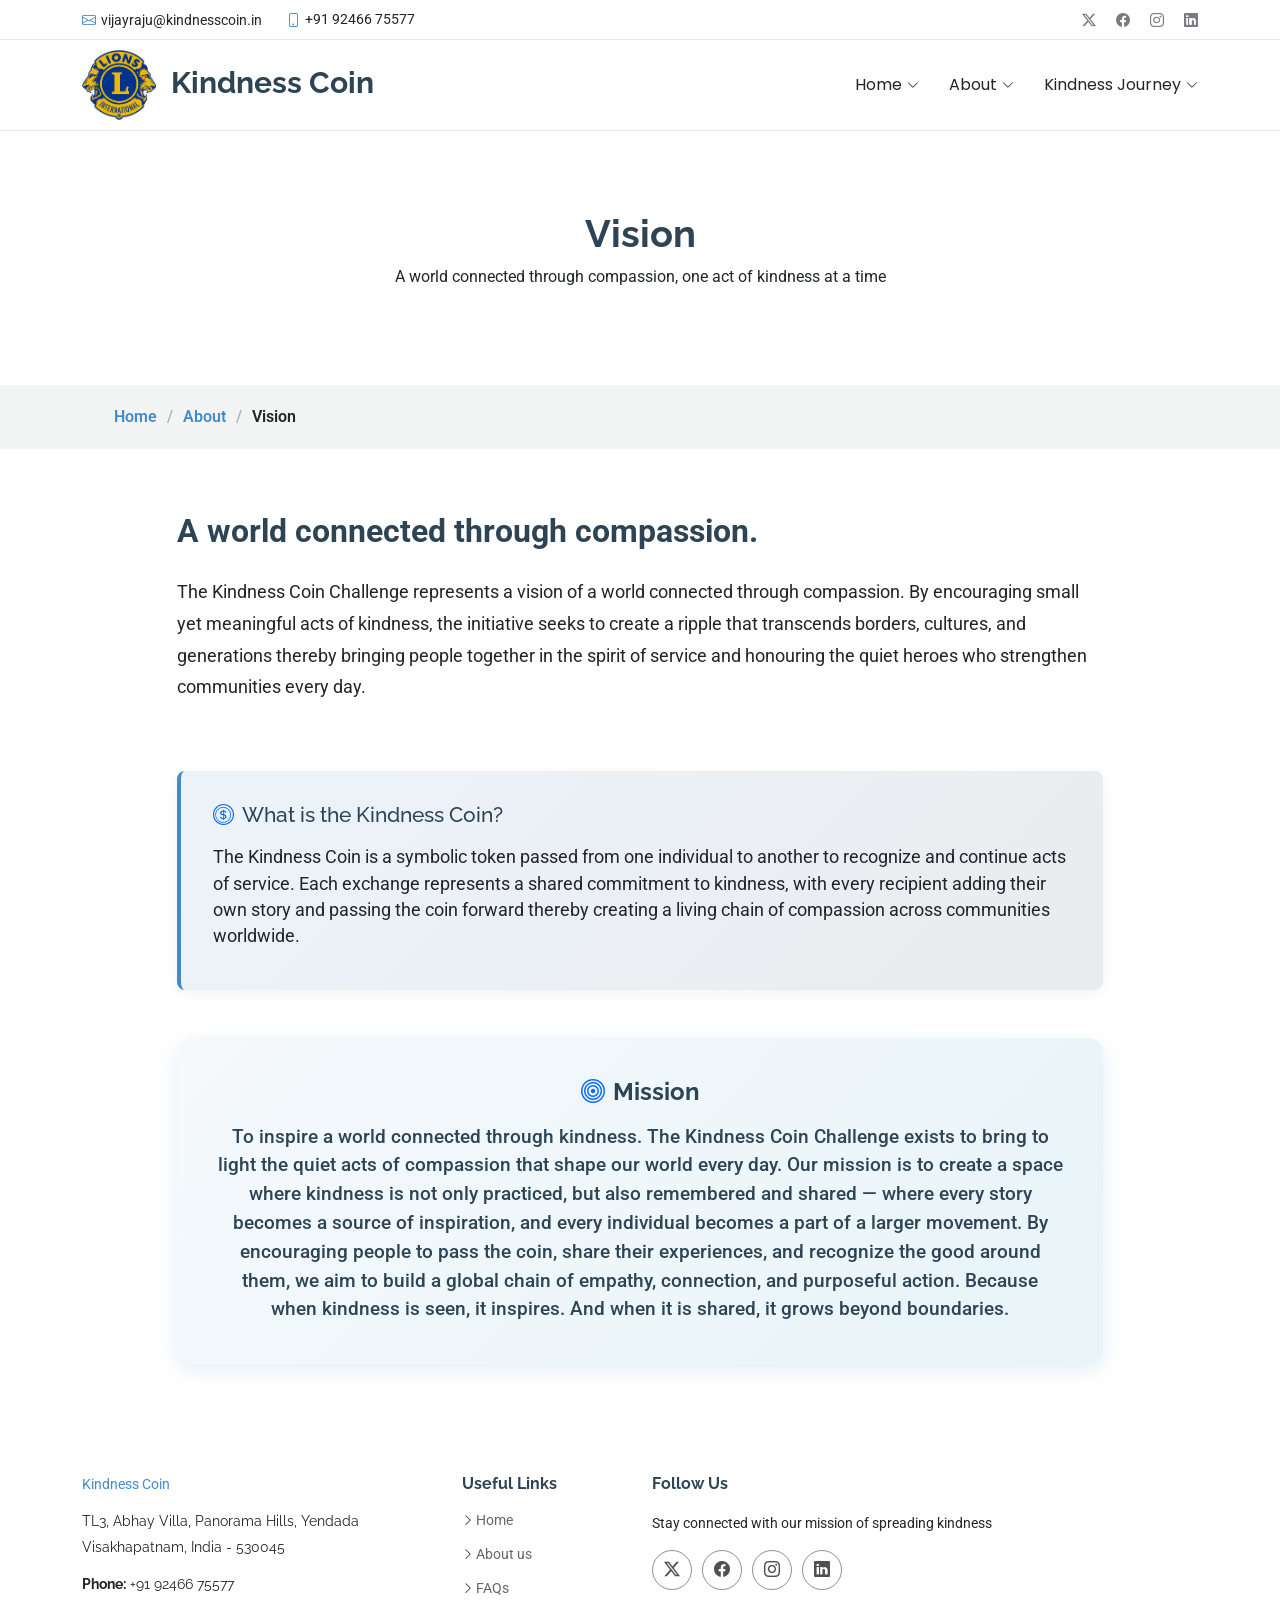
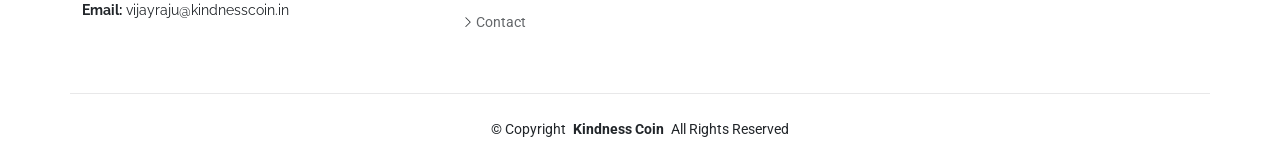
<file: vision.html>
<!DOCTYPE html>
<html lang="en">

<head>
  <meta charset="utf-8">
  <meta content="width=device-width, initial-scale=1.0" name="viewport">
  <title>Vision - Kindness Coin</title>
  <meta name="description" content="The vision behind the Kindness Coin Challenge — connecting the world through compassion">
  <meta name="keywords" content="Kindness Coin, vision, mission, compassion, kindness challenge">

  <!-- Favicons -->
  <link href="assets/img/favicon.png" rel="icon">
  <link href="assets/img/apple-touch-icon.png" rel="apple-touch-icon">

  <!-- Fonts -->
  <link href="https://fonts.googleapis.com" rel="preconnect">
  <link href="https://fonts.gstatic.com" rel="preconnect" crossorigin>
  <link href="https://fonts.googleapis.com/css2?family=Roboto:ital,wght@0,100;0,300;0,400;0,500;0,700;0,900;1,100;1,300;1,400;1,500;1,700;1,900&family=Poppins:ital,wght@0,100;0,200;0,300;0,400;0,500;0,600;0,700;0,800;0,900;1,100;1,200;1,300;1,400;1,500;1,600;1,700;1,800;1,900&family=Raleway:ital,wght@0,100;0,200;0,300;0,400;0,500;0,600;0,700;0,800;0,900;1,100;1,200;1,300;1,400;1,500;1,600;1,700;1,800;1,900&display=swap" rel="stylesheet">

  <!-- Vendor CSS Files -->
  <link href="assets/vendor/bootstrap/css/bootstrap.min.css" rel="stylesheet">
  <link href="assets/vendor/bootstrap-icons/bootstrap-icons.css" rel="stylesheet">
  <link href="assets/vendor/aos/aos.css" rel="stylesheet">
  <link href="assets/vendor/glightbox/css/glightbox.min.css" rel="stylesheet">
  <link href="assets/vendor/swiper/swiper-bundle.min.css" rel="stylesheet">

  <!-- Main CSS File -->
  <link href="assets/css/main.css" rel="stylesheet">
</head>

<body class="vision-page">

  <header id="header" class="header sticky-top">

    <div class="topbar d-flex align-items-center">
      <div class="container d-flex justify-content-center justify-content-md-between">
        <div class="contact-info d-flex align-items-center">
          <i class="bi bi-envelope d-flex align-items-center"><a href="mailto:vijayraju@kindnesscoin.in">vijayraju@kindnesscoin.in</a></i>
          <i class="bi bi-phone d-flex align-items-center ms-4"><span>+91 92466 75577</span></i>
        </div>
        <div class="social-links d-none d-md-flex align-items-center">
          <a href="https://x.com/vijayrajulion?s=11" class="twitter"><i class="bi bi-twitter-x"></i></a>
          <a href="https://www.facebook.com/share/1JLgLBeid2/?mibextid=wwXIfr" class="facebook"><i class="bi bi-facebook"></i></a>
          <a href="https://www.instagram.com/vijayrajulion?igsh=eWJsczJrYjgzZWl0" class="instagram"><i class="bi bi-instagram"></i></a>
          <a href="https://www.linkedin.com/in/vijay-raju-a9b964255?utm_source=share_via&utm_content=profile&utm_medium=member_ios" class="linkedin"><i class="bi bi-linkedin"></i></a>
        </div>
      </div>
    </div><!-- End Top Bar -->

    <div class="branding d-flex align-items-center">
      <div class="container position-relative d-flex align-items-center justify-content-between">
        <a href="index.html" class="logo d-flex align-items-center">
          <h1 class="sitename">
            <img src="assets/img/lions.PNG" alt="Lions Logo" class="logo-icon me-2">
            Kindness Coin
          </h1>
        </a>

        <nav id="navmenu" class="navmenu">
          <ul>
            <li class="dropdown"><a href="index.html#hero"><span>Home</span> <i class="bi bi-chevron-down toggle-dropdown"></i></a>
              <ul>
                <li><a href="kindness-coin.html">The Kindness Coin</a></li>
              </ul>
            </li>
            <li class="dropdown"><a><span>About</span> <i class="bi bi-chevron-down toggle-dropdown"></i></a>
              <ul>
                <li><a href="vision.html" class="active">Vision</a></li>
                <li><a href="inspiration.html">Inspiration</a></li>
              </ul>
            </li>
            <li class="dropdown"><a href="index.html#kindness"><span>Kindness Journey</span> <i class="bi bi-chevron-down toggle-dropdown"></i></a>
              <ul>
                <li><a href="stories.html">Stories of Kindness</a></li>
              </ul>
            </li>
          </ul>
          <i class="mobile-nav-toggle d-xl-none bi bi-list"></i>
        </nav>

      </div>
    </div>

  </header>

  <main class="main">

    <!-- Page Title -->
    <div class="page-title" data-aos="fade">
      <div class="heading">
        <div class="container">
          <div class="row d-flex justify-content-center text-center">
            <div class="col-lg-8">
              <h1>Vision</h1>
              <p>A world connected through compassion, one act of kindness at a time</p>
            </div>
          </div>
        </div>
      </div>
      <nav class="breadcrumbs">
        <div class="container">
          <ol>
            <li><a href="index.html">Home</a></li>
            <li><a href="about.html">About</a></li>
            <li class="current">Vision</li>
          </ol>
        </div>
      </nav>
    </div><!-- End Page Title -->

    <!-- Vision Section -->
    <section id="vision" class="section">

      <div class="container">

        <div class="row gy-4 justify-content-center" data-aos="fade-up" data-aos-delay="100">
          <div class="col-lg-10">
            <div class="about-content">

              <p class="lead-text">A world connected through compassion.</p>

              <p>The Kindness Coin Challenge represents a vision of a world connected through compassion. By encouraging small yet meaningful acts of kindness, the initiative seeks to create a ripple that transcends borders, cultures, and generations thereby bringing people together in the spirit of service and honouring the quiet heroes who strengthen communities every day.</p>

            </div>
          </div>
        </div>

        <!-- What is the Kindness Coin -->
        <div class="row gy-4 justify-content-center mt-4" data-aos="fade-up" data-aos-delay="200">
          <div class="col-lg-10">
            <div class="highlight-box">
              <h4><i class="bi bi-coin text-primary me-2"></i>What is the Kindness Coin?</h4>
              <p>The Kindness Coin is a symbolic token passed from one individual to another to recognize and continue acts of service. Each exchange represents a shared commitment to kindness, with every recipient adding their own story and passing the coin forward thereby creating a living chain of compassion across communities worldwide.</p>
            </div>
          </div>
        </div>

        <!-- Mission -->
        <div class="row gy-4 justify-content-center mt-4" data-aos="fade-up" data-aos-delay="300">
          <div class="col-lg-10">

            <div class="cta-box text-center">
              <h4 class="mb-3"><i class="bi bi-bullseye text-primary me-2"></i>Mission</h4>
              <p class="mb-0" style="font-size: 1.2rem; font-weight: 500; color: var(--heading-color);">To inspire a world connected through kindness. The Kindness Coin Challenge exists to bring to light the quiet acts of compassion that shape our world every day. Our mission is to create a space where kindness is not only practiced, but also remembered and shared — where every story becomes a source of inspiration, and every individual becomes a part of a larger movement. By encouraging people to pass the coin, share their experiences, and recognize the good around them, we aim to build a global chain of empathy, connection, and purposeful action. Because when kindness is seen, it inspires. And when it is shared, it grows beyond boundaries.</p>
            </div>

          </div>
        </div>

      </div>

    </section><!-- /Vision Section -->

  </main>

  <footer id="footer" class="footer">

    <div class="container footer-top">
      <div class="row gy-4">
        <div class="col-lg-4 col-md-6 footer-about">
          <a href="index.html" class="d-flex align-items-center">
            <span class="sitename">Kindness Coin</span>
          </a>
          <div class="footer-contact pt-3">
            <p>TL3, Abhay Villa, Panorama Hills, Yendada</p>
            <p>Visakhapatnam, India - 530045</p>
            <p class="mt-3"><strong>Phone:</strong> <span>+91 92466 75577</span></p>
            <p><strong>Email:</strong> <span>vijayraju@kindnesscoin.in</span></p>
          </div>
        </div>

        <div class="col-lg-2 col-md-3 footer-links">
          <h4>Useful Links</h4>
          <ul>
            <li><i class="bi bi-chevron-right"></i> <a href="index.html">Home</a></li>
            <li><i class="bi bi-chevron-right"></i> <a href="about.html">About us</a></li>
            <li><i class="bi bi-chevron-right"></i> <a href="faq.html">FAQs</a></li>
            <li><i class="bi bi-chevron-right"></i> <a href="index.html#contact">Contact</a></li>
          </ul>
        </div>

        <div class="col-lg-4 col-md-12">
          <h4>Follow Us</h4>
          <p>Stay connected with our mission of spreading kindness</p>
          <div class="social-links d-flex">
            <a href="https://x.com/vijayrajulion?s=11"><i class="bi bi-twitter-x"></i></a>
            <a href="https://www.facebook.com/share/1JLgLBeid2/?mibextid=wwXIfr"><i class="bi bi-facebook"></i></a>
            <a href="https://www.instagram.com/vijayrajulion?igsh=eWJsczJrYjgzZWl0"><i class="bi bi-instagram"></i></a>
            <a href="https://www.linkedin.com/in/vijay-raju-a9b964255?utm_source=share_via&utm_content=profile&utm_medium=member_ios"><i class="bi bi-linkedin"></i></a>
          </div>
        </div>

      </div>
    </div>

    <div class="container copyright text-center mt-4">
      <p>© <span>Copyright</span> <strong class="px-1 sitename">Kindness Coin</strong> <span>All Rights Reserved</span></p>
    </div>

  </footer>

  <!-- Scroll Top -->
  <a href="#" id="scroll-top" class="scroll-top d-flex align-items-center justify-content-center"><i class="bi bi-arrow-up-short"></i></a>

  <!-- Vendor JS Files -->
  <script src="assets/vendor/bootstrap/js/bootstrap.bundle.min.js"></script>
  <script src="assets/vendor/php-email-form/validate.js"></script>
  <script src="assets/vendor/aos/aos.js"></script>
  <script src="assets/vendor/glightbox/js/glightbox.min.js"></script>
  <script src="assets/vendor/swiper/swiper-bundle.min.js"></script>
  <script src="assets/vendor/purecounter/purecounter_vanilla.js"></script>
  <script src="assets/vendor/imagesloaded/imagesloaded.pkgd.min.js"></script>
  <script src="assets/vendor/isotope-layout/isotope.pkgd.min.js"></script>

  <!-- Main JS File -->
  <script src="assets/js/main.js"></script>

</body>

</html>
</file>
<file: assets/css/main.css>
/* Fonts */
:root {
  --default-font: "Roboto",  system-ui, -apple-system, "Segoe UI", Roboto, "Helvetica Neue", Arial, "Noto Sans", "Liberation Sans", sans-serif, "Apple Color Emoji", "Segoe UI Emoji", "Segoe UI Symbol", "Noto Color Emoji";
  --heading-font: "Raleway",  sans-serif;
  --nav-font: "Poppins",  sans-serif;
}

/* Global Colors - The following color variables are used throughout the website. Updating them here will change the color scheme of the entire website */
:root { 
  --background-color: #ffffff; /* Background color for the entire website, including individual sections */
  --default-color: #212529; /* Default color used for the majority of the text content across the entire website */
  --heading-color: #2e4455; /* Color for headings, subheadings and title throughout the website */
  --accent-color: #428bca; /* Accent color that represents your brand on the website. It's used for buttons, links, and other elements that need to stand out */
  --surface-color: #ffffff; /* The surface color is used as a background of boxed elements within sections, such as cards, icon boxes, or other elements that require a visual separation from the global background. */
  --contrast-color: #ffffff; /* Contrast color for text, ensuring readability against backgrounds of accent, heading, or default colors. */
}

/* Nav Menu Colors - The following color variables are used specifically for the navigation menu. They are separate from the global colors to allow for more customization options */
:root {
  --nav-color: #212529;  /* The default color of the main navmenu links */
  --nav-hover-color: #428bca; /* Applied to main navmenu links when they are hovered over or active */
  --nav-mobile-background-color: #ffffff; /* Used as the background color for mobile navigation menu */
  --nav-dropdown-background-color: #ffffff; /* Used as the background color for dropdown items that appear when hovering over primary navigation items */
  --nav-dropdown-color: #212529; /* Used for navigation links of the dropdown items in the navigation menu. */
  --nav-dropdown-hover-color: #428bca; /* Similar to --nav-hover-color, this color is applied to dropdown navigation links when they are hovered over. */
}

/* Color Presets - These classes override global colors when applied to any section or element, providing reuse of the sam color scheme. */

.light-background {
  --background-color: #f5f9fc;
  --surface-color: #ffffff;
}

.dark-background {
  --background-color: #263746;
  --default-color: #ffffff;
  --heading-color: #ffffff;
  --surface-color: #385167;
  --contrast-color: #ffffff;
}

/* Smooth scroll */
:root {
  scroll-behavior: smooth;
}

/*--------------------------------------------------------------
# Scrambled Text Animation
--------------------------------------------------------------*/

.scrambled-text-container {
  margin: 40px 0;
  text-align: center;
}

.scrambled-text {
  font-size: 1.5rem;
  font-weight: 500;
  color: var(--heading-color);
  margin-bottom: 20px;
  line-height: 1.6;
  opacity: 0;
  transform: translateY(20px);
  transition: all 0.6s ease;
}

.scrambled-text.aos-animate {
  opacity: 1;
  transform: translateY(0);
}

.scrambled-text .letter {
  display: inline-block;
  transition: all 0.1s ease;
  opacity: 0;
  transform: translateY(-20px) rotateZ(15deg);
}

.scrambled-text .letter.revealed {
  opacity: 1;
  transform: translateY(0) rotateZ(0deg);
}

.scrambled-text .letter.scrambled {
  animation: scramble 0.1s ease infinite;
}

@keyframes scramble {
  0% { transform: translateY(-10px) rotateZ(-5deg); }
  25% { transform: translateY(5px) rotateZ(5deg); }
  50% { transform: translateY(-5px) rotateZ(-3deg); }
  75% { transform: translateY(3px) rotateZ(3deg); }
  100% { transform: translateY(-10px) rotateZ(-5deg); }
}

/*--------------------------------------------------------------
# General Styling & Shared Classes
--------------------------------------------------------------*/
body {
  color: var(--default-color);
  background-color: var(--background-color);
  font-family: var(--default-font);
  overflow-x: hidden;
}

/* Hero Section Styles
------------------------------*/
#hero {
  position: relative;
  min-height: 100vh;
  display: flex;
  align-items: center;
  justify-content: center;
  overflow: hidden;
}

#hero .hero-video {
  position: absolute;
  top: 0;
  left: 0;
  width: 100%;
  height: 100%;
  object-fit: fill;
  z-index: 0;
}

#hero::before {
  content: '';
  position: absolute;
  top: 0;
  left: 0;
  width: 100%;
  height: 100%;
  background: rgba(0, 0, 0, 0.6);
  z-index: 1;
}

.hero-content-wrapper {
  position: relative;
  z-index: 2;
  display: flex;
  flex-direction: column;
  align-items: center;
  justify-content: center;
  text-align: center;
  padding: 0 20px;
}

/* Animated Coin Container */
.animated-coin-container {
  perspective: 1000px;
  margin-bottom: 40px;
  opacity: 0;
  transform: translateX(-100vw);
  animation: coinEnter 2s ease-out 0.5s forwards;
}

.animated-coin-container.centered {
  animation: coinEnter 2s ease-out 0.5s forwards, coinGlow 2s ease-in-out infinite 2.5s;
}

@keyframes coinEnter {
  0% {
    opacity: 0;
    transform: translateX(-100vw) scale(0.5);
  }
  60% {
    opacity: 1;
    transform: translateX(10px) scale(1.1);
  }
  80% {
    transform: translateX(-5px) scale(1);
  }
  100% {
    opacity: 1;
    transform: translateX(0) scale(1);
  }
}

@keyframes coinGlow {
  0%, 100% {
    filter: drop-shadow(0 0 20px rgba(255, 215, 0, 0.5));
  }
  50% {
    filter: drop-shadow(0 0 40px rgba(255, 215, 0, 0.8));
  }
}

/* Rotating Coin Animation
------------------------------*/
.coin {
  width: 180px;
  height: 180px;
  position: relative;
  transform-style: preserve-3d;
  animation: none;
}

.coin.spinning {
  animation: rotateCoin 2s infinite linear;
}

.coin-face {
  position: absolute;
  width: 100%;
  height: 100%;
  border-radius: 50%;
  backface-visibility: hidden;
  object-fit: cover;
  filter: drop-shadow(0 0 20px rgba(255, 215, 0, 0.4));
}

.coin-front {
  transform: rotateY(0deg);
}

.coin-back {
  transform: rotateY(180deg);
}

@keyframes rotateCoin {
  0% {
    transform: rotateY(0deg);
  }
  100% {
    transform: rotateY(360deg);
  }
}

/* Hero Text Content */
.hero-text-content {
  opacity: 0;
  transform: translateY(50px);
  transition: all 1s ease-out;
}

.hero-text-content.visible {
  opacity: 1;
  transform: translateY(0);
}

.hero-title {
  font-size: 3.5rem;
  font-weight: 700;
  color: #fff;
  margin-bottom: 20px;
  line-height: 1.2;
}

.hero-title .title-word {
  display: inline-block;
  opacity: 0;
  transform: translateY(30px) rotateX(-90deg);
  transition: all 0.6s ease-out;
}

.hero-text-content.visible .title-word {
  opacity: 1;
  transform: translateY(0) rotateX(0);
}

.hero-text-content.visible .title-word:nth-child(1) { transition-delay: 0.1s; }
.hero-text-content.visible .title-word:nth-child(2) { transition-delay: 0.2s; }
.hero-text-content.visible .title-word:nth-child(3) { transition-delay: 0.3s; }
.hero-text-content.visible .title-word:nth-child(4) { transition-delay: 0.4s; }

.hero-title .highlight {
  background: linear-gradient(135deg, #FFD700, #FFA500);
  -webkit-background-clip: text;
  -webkit-text-fill-color: transparent;
  background-clip: text;
}

.hero-subtitle {
  font-size: 1.4rem;
  color: rgba(255, 255, 255, 0.8);
  margin-bottom: 40px;
  opacity: 0;
  transform: translateY(20px);
  transition: all 0.8s ease-out 0.6s;
}

.hero-text-content.visible .hero-subtitle {
  opacity: 1;
  transform: translateY(0);
}

.hero-cta {
  display: flex;
  gap: 20px;
  justify-content: center;
  flex-wrap: wrap;
  opacity: 0;
  transform: translateY(20px);
  transition: all 0.8s ease-out 0.8s;
}

.hero-text-content.visible .hero-cta {
  opacity: 1;
  transform: translateY(0);
}

.btn-hero-primary {
  padding: 15px 40px;
  background: linear-gradient(135deg, #FFD700, #FFA500);
  color: #333;
  font-weight: 600;
  font-size: 1.1rem;
  border-radius: 50px;
  text-decoration: none;
  transition: all 0.3s ease;
  box-shadow: 0 5px 20px rgba(255, 215, 0, 0.4);
}

.btn-hero-primary:hover {
  transform: translateY(-3px);
  box-shadow: 0 8px 30px rgba(255, 215, 0, 0.6);
  color: #333;
}

.btn-hero-secondary {
  padding: 15px 40px;
  background: transparent;
  color: #fff;
  font-weight: 600;
  font-size: 1.1rem;
  border: 2px solid rgba(255, 255, 255, 0.5);
  border-radius: 50px;
  text-decoration: none;
  transition: all 0.3s ease;
}

.btn-hero-secondary:hover {
  background: rgba(255, 255, 255, 0.1);
  border-color: #fff;
  color: #fff;
  transform: translateY(-3px);
}

/* Scroll Indicator */
.scroll-indicator {
  position: absolute;
  bottom: 40px;
  left: 50%;
  transform: translateX(-50%);
  z-index: 3;
  display: flex;
  flex-direction: column;
  align-items: center;
  gap: 10px;
  opacity: 0;
  transition: opacity 1s ease-out 1.5s;
}

.scroll-indicator.visible {
  opacity: 1;
}

.scroll-indicator span {
  color: rgba(255, 255, 255, 0.6);
  font-size: 0.8rem;
  text-transform: uppercase;
  letter-spacing: 2px;
}

.mouse {
  width: 26px;
  height: 40px;
  border: 2px solid rgba(255, 255, 255, 0.5);
  border-radius: 20px;
  display: flex;
  justify-content: center;
  padding-top: 8px;
}

.wheel {
  width: 4px;
  height: 8px;
  background: rgba(255, 255, 255, 0.8);
  border-radius: 2px;
  animation: scrollWheel 2s infinite;
}

@keyframes scrollWheel {
  0% {
    opacity: 1;
    transform: translateY(0);
  }
  100% {
    opacity: 0;
    transform: translateY(15px);
  }
}

/* Responsive Hero */
@media (max-width: 768px) {
  #hero {
    min-height: 64vh;
  }

  .coin {
    width: 120px;
    height: 120px;
  }
  
  .coin-face {
    font-size: 32px;
  }
  
  .hero-title {
    font-size: 2rem;
  }
  
  .hero-subtitle {
    font-size: 1rem;
  }
  
  .btn-hero-primary,
  .btn-hero-secondary {
    padding: 12px 30px;
    font-size: 1rem;
  }
}

@media (max-width: 480px) {
  .coin {
    width: 90px;
    height: 90px;
  }

  .coin-face {
    font-size: 24px;
  }
}

/* Stats Section Styling
------------------------------*/
.stats-highlight-bg {
  background: linear-gradient(160deg, #0d1b2a 0%, #1a2e42 100%);
}

.stats-heading {
  font-family: 'Cormorant Garamond', serif;
  font-size: 4rem;
  font-weight: 700;
  font-style: italic;
  color: #ffffff;
  letter-spacing: 0px;
  text-transform: none;
  line-height: 0.8;
  position: relative;
  display: inline-block;
  background: none;
  -webkit-text-fill-color: #ffffff;
  text-shadow: 0 4px 30px rgba(66, 139, 202, 0.35);
  animation: fadeInUp 0.8s ease-out;
}

.stats-question {
  font-size: 2rem;
  font-weight: 600;
  color: rgba(255, 255, 255, 0.75);
  font-style: italic;
}

.btn-share-story {
  background: linear-gradient(135deg, #428bca 0%, #2e4455 100%);
  color: white;
  border: none;
  padding: 10px 30px;
  font-size: 1.2rem;
  font-weight: 600;
  border-radius: 50px;
  cursor: pointer;
  transition: all 0.3s ease;
  box-shadow: 0 8px 25px rgba(66, 139, 202, 0.3);
  display: inline-flex;
  align-items: center;
  text-transform: uppercase;
  letter-spacing: 1px;
}

.btn-share-story:hover {
  transform: translateY(-3px);
  box-shadow: 0 12px 35px rgba(66, 139, 202, 0.4);
  background: linear-gradient(135deg, #2e4455 0%, #428bca 100%);
}

.btn-share-story i {
  transition: transform 0.3s ease;
}

.btn-share-story:hover i {
  transform: translateX(5px);
}

@media (max-width: 767px) {
  .stats-heading {
    font-size: clamp(2rem, 8vw, 4rem);
  }

  .stats-question {
    font-size: 1.25rem;
  }

  .btn-share-story {
    padding: 14px 28px;
    font-size: 1rem;
  }
}

/*--------------------------------------------------------------
# Map Analytics Cards
--------------------------------------------------------------*/
.map-analytics {
  margin-top: 0.5rem;
}

/* Column wrapper */
.map-stat-col {
  position: relative;
}

@media (min-width: 768px) {
  .map-stat-col:not(.map-stat-col--last)::after {
    content: '';
    position: absolute;
    right: 0;
    top: 15%;
    height: 70%;
    width: 1px;
    background: linear-gradient(
      to bottom,
      transparent 0%,
      rgba(255, 255, 255, 0.25) 30%,
      rgba(255, 255, 255, 0.25) 70%,
      transparent 100%
    );
  }
}

@media (max-width: 767px) {
  .map-stat-col:not(.map-stat-col--last) {
    border-bottom: 1px solid rgba(255, 255, 255, 0.15);
    padding-bottom: 1.8rem;
    margin-bottom: 1.8rem;
  }
}

.map-stat-card {
  display: flex;
  flex-direction: column;
  align-items: center;
  text-align: center;
  padding: 1.5rem 1rem;
}

.map-stat-icon {
  font-size: 2.2rem;
  color: #428bca;
  margin-bottom: 0.6rem;
  filter: drop-shadow(0 0 10px rgba(66, 139, 202, 0.6));
  animation: iconFloat 3s ease-in-out infinite;
}

@keyframes iconFloat {
  0%, 100% {
    transform: translateY(0);
    filter: drop-shadow(0 0 10px rgba(66, 139, 202, 0.6));
  }
  50% {
    transform: translateY(-5px);
    filter: drop-shadow(0 0 18px rgba(66, 139, 202, 0.9));
  }
}

.map-stat-count {
  display: block;
  font-family: var(--heading-font);
  font-size: 3rem;
  font-weight: 700;
  line-height: 1;
  letter-spacing: -1px;
  background: linear-gradient(135deg, #ffffff 0%, #90c4f0 100%);
  -webkit-background-clip: text;
  -webkit-text-fill-color: transparent;
  background-clip: text;
  margin-bottom: 0.4rem;
}

.map-stat-label {
  margin: 0;
  font-size: 0.75rem;
  font-weight: 600;
  color: rgba(255, 255, 255, 0.55);
  text-transform: uppercase;
  letter-spacing: 1.5px;
}

/* Map Section Charts
------------------------------*/
.map-chart-card {
  background: rgba(255, 255, 255, 0.06);
  border: 1px solid rgba(255, 255, 255, 0.12);
  border-radius: 10px;
  padding: 22px 20px 18px;
  height: 100%;
}

.map-chart-title {
  color: #fff;
  font-size: 0.88rem;
  font-weight: 600;
  letter-spacing: 0.4px;
  text-transform: uppercase;
  margin-bottom: 16px;
}

.btn-chart-toggle {
  font-size: 0.72rem;
  font-weight: 500;
  padding: 3px 10px;
  color: rgba(255, 255, 255, 0.55);
  background: transparent;
  border: 1px solid rgba(255, 255, 255, 0.2);
  transition: background 0.2s, border-color 0.2s, color 0.2s;
}

.btn-chart-toggle:hover,
.btn-chart-toggle:focus {
  color: #fff;
  border-color: rgba(255, 255, 255, 0.4);
  background: rgba(255, 255, 255, 0.08);
}

.btn-chart-toggle.active {
  background: #428bca;
  border-color: #428bca;
  color: #fff;
}

/* Map Section – enhanced visuals
------------------------------*/

/* Atmospheric background depth blobs */
.map.section {
  position: relative;
  overflow: hidden;
}

.map.section::before,
.map.section::after {
  content: '';
  position: absolute;
  border-radius: 50%;
  pointer-events: none;
  z-index: 0;
}

.map.section::before {
  width: 700px;
  height: 700px;
  top: -200px;
  left: 50%;
  transform: translateX(-50%);
  background: radial-gradient(circle, rgba(66, 139, 202, 0.12) 0%, transparent 70%);
}

.map.section::after {
  width: 500px;
  height: 500px;
  bottom: -120px;
  right: -100px;
  background: radial-gradient(circle, rgba(66, 139, 202, 0.09) 0%, transparent 70%);
}

/* Keep inner content above the blobs */
.map.section > .container {
  position: relative;
  z-index: 1;
}

/* Section title – colour + accent underline */
.map .section-title h2 {
  color: #ffffff;
}

.map .section-title h2::after {
  content: '';
  display: block;
  width: 60px;
  height: 3px;
  margin: 10px auto 0;
  border-radius: 2px;
  background: linear-gradient(90deg, #428bca, #90c4f0);
  box-shadow: 0 0 12px rgba(66, 139, 202, 0.7);
}

.map .section-title p {
  color: rgba(255, 255, 255, 0.65);
}

/* World Map container */
#worldMap {
  height: 60vh;
  width: 100%;
  border-radius: 12px;
  border: 1.5px solid rgba(66, 139, 202, 0.55);
  box-shadow:
    0 0 0 1px rgba(66, 139, 202, 0.15),
    0 0 30px rgba(66, 139, 202, 0.20),
    0 0 70px rgba(66, 139, 202, 0.10),
    0 20px 50px rgba(0, 0, 0, 0.45);
  transition: box-shadow 0.4s ease, border-color 0.4s ease;
}

#worldMap:hover {
  border-color: rgba(66, 139, 202, 0.8);
  box-shadow:
    0 0 0 1px rgba(66, 139, 202, 0.25),
    0 0 40px rgba(66, 139, 202, 0.35),
    0 0 90px rgba(66, 139, 202, 0.18),
    0 20px 50px rgba(0, 0, 0, 0.50);
}

/* Stat cards – glass panel */
.map-stat-card {
  background: rgba(66, 139, 202, 0.06);
  border: 1px solid rgba(66, 139, 202, 0.18);
  border-radius: 12px;
  transition: background 0.3s ease, border-color 0.3s ease, transform 0.3s ease;
}

.map-stat-card:hover {
  background: rgba(66, 139, 202, 0.12);
  border-color: rgba(66, 139, 202, 0.40);
  transform: translateY(-4px);
}

/* Chart cards – richer border + top accent + hover lift */
.map-chart-card {
  border-top: 2px solid rgba(66, 139, 202, 0.55);
  box-shadow:
    0 4px 24px rgba(0, 0, 0, 0.30),
    0 0 0 1px rgba(66, 139, 202, 0.08);
  transition: transform 0.3s ease, box-shadow 0.3s ease, border-color 0.3s ease;
}

.map-chart-card:hover {
  transform: translateY(-4px);
  border-top-color: rgba(66, 139, 202, 0.85);
  box-shadow:
    0 8px 32px rgba(0, 0, 0, 0.38),
    0 0 20px rgba(66, 139, 202, 0.15),
    0 0 0 1px rgba(66, 139, 202, 0.15);
}

@keyframes fadeInUp {
  from {
    opacity: 0;
    transform: translateY(30px);
  }
  to {
    opacity: 1;
    transform: translateY(0);
  }
}

/* Story Modal Styling
------------------------------*/
.modal-content {
  border-radius: 15px;
  border: none;
  box-shadow: 0 10px 40px rgba(0, 0, 0, 0.2);
}

.modal-header {
  background: linear-gradient(135deg, #428bca 0%, #2e4455 100%);
  color: white;
  border-radius: 15px 15px 0 0;
  padding: 0.9rem 1.5rem;
  border-bottom: none;
}

.modal-title {
  font-weight: 700;
  font-size: 1.2rem;
}

.modal-header .btn-close {
  filter: brightness(0) invert(1);
  opacity: 0.8;
}

.modal-header .btn-close:hover {
  opacity: 1;
}

.modal-intro {
  font-size: 0.85rem;
  line-height: 1.5;
}

.modal-body {
  padding: 1.25rem 1.5rem;
}

.form-label {
  font-weight: 600;
  color: var(--heading-color);
  margin-bottom: 0.25rem;
}

.form-control {
  border: 2px solid #e0e0e0;
  border-radius: 8px;
  padding: 0.45rem 0.75rem;
  transition: all 0.3s ease;
}

.form-control:focus {
  border-color: #428bca;
  box-shadow: 0 0 0 0.2rem rgba(66, 139, 202, 0.15);
}

.modal-footer {
  padding: 0.75rem 1.5rem;
  border-top: 1px solid #e0e0e0;
}

.modal-footer .btn {
  padding: 0.75rem 2rem;
  font-weight: 600;
  border-radius: 8px;
  text-transform: uppercase;
  letter-spacing: 0.5px;
}

.modal-footer .btn-primary {
  background: linear-gradient(135deg, #428bca 0%, #2e4455 100%);
  border: none;
  transition: all 0.3s ease;
}

.modal-footer .btn-primary:hover {
  transform: translateY(-2px);
  box-shadow: 0 8px 20px rgba(66, 139, 202, 0.3);
}

.modal-footer .btn-secondary {
  background-color: #6c757d;
  border: none;
  transition: all 0.3s ease;
}

.modal-footer .btn-secondary:hover {
  background-color: #5a6268;
  transform: translateY(-2px);
}

/* Form Loader
------------------------------*/
.form-loader {
  text-align: center;
  padding: 3rem;
}

.loader-spinner {
  border: 4px solid #f3f3f3;
  border-top: 4px solid #428bca;
  border-radius: 50%;
  width: 50px;
  height: 50px;
  animation: spin 1s linear infinite;
  margin: 0 auto;
}

@keyframes spin {
  0% { transform: rotate(0deg); }
  100% { transform: rotate(360deg); }
}

/* Toast Message
------------------------------*/
.toast-message {
  position: fixed;
  bottom: 30vh;
  left: 50%;
  transform: translateX(-50%);
  z-index: 9999;
  background: #fff;
  border-radius: 12px;
  padding: 1.25rem 1.5rem;
  box-shadow: 0 8px 32px rgba(0, 0, 0, 0.18);
  min-width: 280px;
  max-width: min(600px, 90vw);
  animation: slideInUp 0.4s ease;
}

.toast-content {
  display: flex;
  align-items: center;
  justify-content: space-between;
  gap: 0.75rem;
  font-size: 1rem;
  color: #155724;
  font-weight: 600;
}

.toast-success-gif {
  display: block;
  height: auto;
  border-radius: 4px;
  max-width: 100%;
}

.toast-close-btn {
  background: none;
  border: none;
  cursor: pointer;
  color: #155724;
  font-size: 1.1rem;
  line-height: 1;
  padding: 0.25rem;
  flex-shrink: 0;
  opacity: 0.7;
  transition: opacity 0.2s;
  position: absolute;
  right: 0.2em;
  margin-top: -1em;
}

.toast-close-btn:hover {
  opacity: 1;
}

.toast-content i {
  font-size: 1.5rem;
}

@keyframes slideInUp {
  from {
    opacity: 0;
    transform: translate(-50%, 20px);
  }
  to {
    opacity: 1;
    transform: translate(-50%, 0);
  }
}

/* Image Upload Drop Zone
------------------------------*/
.upload-drop-zone {
  border: 2px dashed #adb5bd;
  border-radius: 8px;
  padding: 12px 16px;
  text-align: center;
  cursor: pointer;
  transition: border-color 0.2s ease, background-color 0.2s ease;
  background-color: #f8f9fa;
}

.upload-drop-zone:hover,
.upload-drop-zone.dragover {
  border-color: #0d6efd;
  background-color: #e8f0fe;
}

.upload-drop-zone.dragover {
  border-style: solid;
}

.upload-drop-icon {
  font-size: 1.4rem;
  color: #adb5bd;
  display: block;
  margin-bottom: 0.25rem;
}

.upload-drop-zone:hover .upload-drop-icon,
.upload-drop-zone.dragover .upload-drop-icon {
  color: #0d6efd;
}

.upload-drop-text {
  color: #6c757d;
  font-size: 0.9rem;
  margin: 0;
}

.upload-drop-browse {
  color: #0d6efd;
  text-decoration: underline;
  cursor: pointer;
}

.upload-drop-hint {
  color: #adb5bd;
  font-size: 0.78rem;
}

.upload-preview-wrap {
  position: relative;
  display: inline-block;
  margin-top: 10px;
}

.upload-preview-img {
  max-height: 160px;
  max-width: 100%;
  border-radius: 8px;
  border: 1px solid #dee2e6;
  object-fit: cover;
}

.upload-remove-btn {
  position: absolute;
  top: -8px;
  right: -8px;
  background: none;
  border: none;
  padding: 0;
  cursor: pointer;
  color: #dc3545;
  font-size: 1.2rem;
  line-height: 1;
}

.upload-remove-btn:hover {
  color: #a71d2a;
}

/* About Section Content Styling
------------------------------*/
.about-content {
  font-size: 1.1rem;
  line-height: 1.8;
  color: var(--default-color);
}

.about-content .lead-text {
  font-size: 2rem;
  font-weight: 700;
  color: var(--heading-color);
  margin-bottom: 1.5rem;
  line-height: 1.4;
}

.about-content p {
  margin-bottom: 1.2rem;
}

.about-content h3 {
  color: var(--accent-color);
  font-weight: 700;
  font-size: 1.8rem;
}

.about-content h4 {
  font-weight: 600;
  margin-bottom: 0.5rem;
}

.highlight-box {
  background: linear-gradient(135deg, rgba(66, 139, 202, 0.1) 0%, rgba(46, 68, 85, 0.1) 100%);
  border-left: 4px solid var(--accent-color);
  padding: 2rem;
  border-radius: 8px;
  box-shadow: 0 4px 15px rgba(0, 0, 0, 0.05);
}

.highlight-box h4 {
  color: var(--heading-color);
  font-size: 1.3rem;
  margin-bottom: 1rem;
}

.highlight-box p {
  margin-bottom: 0.5rem;
  font-size: 1.1rem;
  color: var(--default-color);
}

.story-card {
  background: #fff;
  border-radius: 16px;
  box-shadow: 0 4px 24px rgba(66, 139, 202, 0.10);
  padding: 2rem 2rem 2rem 2rem;
  height: 100%;
  display: flex;
  flex-direction: column;
  border-top: 4px solid var(--accent-color);
  transition: box-shadow 0.3s;
}

.story-card:hover {
  box-shadow: 0 8px 32px rgba(66, 139, 202, 0.18);
}

.story-card .story-title {
  display: flex;
  align-items: flex-start;
  gap: 0.75rem;
  margin-bottom: 1.25rem;
}

.story-card .story-title i {
  font-size: 1.4rem;
  margin-top: 0.2rem;
  flex-shrink: 0;
}

.story-card .story-title h3 {
  font-size: 1.25rem;
  font-weight: 700;
  color: var(--heading-color);
  margin: 0;
  line-height: 1.4;
}

.story-card p {
  font-size: 1rem;
  line-height: 1.8;
  color: var(--default-color);
  margin-bottom: 1rem;
}

.story-card p:last-child {
  margin-bottom: 0;
}

.cta-box {
  background: linear-gradient(135deg, #f5f9fc 0%, #e8f4f8 100%);
  padding: 2.5rem;
  border-radius: 15px;
  box-shadow: 0 6px 20px rgba(66, 139, 202, 0.15);
}

.cta-box h4 {
  font-size: 1.5rem;
  font-weight: 700;
  margin-bottom: 0.5rem;
  color: var(--heading-color);
}

.cta-box h4:last-child {
  margin-bottom: 0;
}

a {
  color: var(--accent-color);
  text-decoration: none;
  transition: 0.3s;
}

a:hover {
  color: color-mix(in srgb, var(--accent-color), transparent 25%);
  text-decoration: none;
}

h1,
h2,
h3,
h4,
h5,
h6 {
  color: var(--heading-color);
  font-family: var(--heading-font);
}

/* Pulsating Play Button
------------------------------*/
.pulsating-play-btn {
  width: 94px;
  height: 94px;
  background: radial-gradient(var(--accent-color) 50%, color-mix(in srgb, var(--accent-color), transparent 75%) 52%);
  border-radius: 50%;
  display: block;
  position: relative;
  overflow: hidden;
}

.pulsating-play-btn:before {
  content: "";
  position: absolute;
  width: 120px;
  height: 120px;
  animation-delay: 0s;
  animation: pulsate-play-btn 2s;
  animation-direction: forwards;
  animation-iteration-count: infinite;
  animation-timing-function: steps;
  opacity: 1;
  border-radius: 50%;
  border: 5px solid color-mix(in srgb, var(--accent-color), transparent 30%);
  top: -15%;
  left: -15%;
  background: rgba(198, 16, 0, 0);
}

.pulsating-play-btn:after {
  content: "";
  position: absolute;
  left: 50%;
  top: 50%;
  transform: translateX(-40%) translateY(-50%);
  width: 0;
  height: 0;
  border-top: 10px solid transparent;
  border-bottom: 10px solid transparent;
  border-left: 15px solid #fff;
  z-index: 100;
  transition: all 400ms cubic-bezier(0.55, 0.055, 0.675, 0.19);
}

.pulsating-play-btn:hover:before {
  content: "";
  position: absolute;
  left: 50%;
  top: 50%;
  transform: translateX(-40%) translateY(-50%);
  width: 0;
  height: 0;
  border: none;
  border-top: 10px solid transparent;
  border-bottom: 10px solid transparent;
  border-left: 15px solid #fff;
  z-index: 200;
  animation: none;
  border-radius: 0;
}

.pulsating-play-btn:hover:after {
  border-left: 15px solid var(--accent-color);
  transform: scale(20);
}

@keyframes pulsate-play-btn {
  0% {
    transform: scale(0.6, 0.6);
    opacity: 1;
  }

  100% {
    transform: scale(1, 1);
    opacity: 0;
  }
}

/* PHP Email Form Messages
------------------------------*/
.php-email-form .error-message {
  display: none;
  background: #df1529;
  color: #ffffff;
  text-align: left;
  padding: 15px;
  margin-bottom: 24px;
  font-weight: 600;
}

.php-email-form .sent-message {
  display: none;
  color: #ffffff;
  background: #059652;
  text-align: center;
  padding: 15px;
  margin-bottom: 24px;
  font-weight: 600;
}

.php-email-form .loading {
  display: none;
  background: var(--surface-color);
  text-align: center;
  padding: 15px;
  margin-bottom: 24px;
}

.php-email-form .loading:before {
  content: "";
  display: inline-block;
  border-radius: 50%;
  width: 24px;
  height: 24px;
  margin: 0 10px -6px 0;
  border: 3px solid var(--accent-color);
  border-top-color: var(--surface-color);
  animation: php-email-form-loading 1s linear infinite;
}

@keyframes php-email-form-loading {
  0% {
    transform: rotate(0deg);
  }

  100% {
    transform: rotate(360deg);
  }
}

/*--------------------------------------------------------------
# Global Header
--------------------------------------------------------------*/
.header {
  color: var(--default-color);
  transition: all 0.5s;
  z-index: 997;
  background-color: var(--background-color);
}

.header .topbar {
  height: 40px;
  padding: 0;
  font-size: 14px;
  transition: all 0.5s;
  border-bottom: 1px solid color-mix(in srgb, var(--default-color), transparent 90%);
}

.header .topbar .contact-info i {
  font-style: normal;
  color: var(--accent-color);
}

.header .topbar .contact-info i a,
.header .topbar .contact-info i span {
  padding-left: 5px;
  color: var(--default-color);
}

@media (max-width: 575px) {

  .header .topbar .contact-info i a,
  .header .topbar .contact-info i span {
    font-size: 13px;
  }

  .header .topbar .contact-info .bi-envelope a {
    display: none;
  }

  .header .topbar .contact-info .bi-phone span {
    display: none;
  }

  .header .topbar .contact-info .bi-phone {
    margin-left: 0.5rem !important;
  }
}

.header .topbar .contact-info i a {
  line-height: 0;
  transition: 0.3s;
  color: var(--default-color);
}

.header .topbar .contact-info i a:hover {
  text-decoration: underline;
}

.header .topbar .social-links a {
  color: color-mix(in srgb, var(--default-color), transparent 40%);
  line-height: 0;
  transition: 0.3s;
  margin-left: 20px;
}

.header .topbar .social-links a:hover {
  color: var(--accent-color);
}

.header .branding {
  min-height: 60px;
  padding: 10px 0;
}

.header .logo {
  line-height: 1;
}

.header .logo img {
  max-height: 70px;
  margin-right: 8px;
}

.header .logo h1 {
  font-size: 30px;
  margin: 0;
  font-weight: 700;
  color: var(--heading-color);
}

.scrolled .header {
  box-shadow: 0px 0 18px rgba(0, 0, 0, 0.1);
}

/*--------------------------------------------------------------
# Navigation Menu
--------------------------------------------------------------*/
/* Navmenu - Desktop */
@media (min-width: 1200px) {
  .navmenu {
    padding: 0;
  }

  .navmenu ul {
    margin: 0;
    padding: 0;
    display: flex;
    list-style: none;
    align-items: center;
  }

  .navmenu li {
    position: relative;
  }

  .navmenu a,
  .navmenu a:focus {
    color: var(--nav-color);
    padding: 18px 15px;
    font-size: 16px;
    font-family: var(--nav-font);
    font-weight: 400;
    display: flex;
    align-items: center;
    justify-content: space-between;
    white-space: nowrap;
    transition: 0.3s;
  }

  .navmenu a i,
  .navmenu a:focus i {
    font-size: 12px;
    line-height: 0;
    margin-left: 5px;
    transition: 0.3s;
  }

  .navmenu li:last-child a {
    padding-right: 0;
  }

  .navmenu li:hover>a,
  .navmenu .active,
  .navmenu .active:focus {
    color: var(--nav-hover-color);
  }

  .navmenu .dropdown ul {
    margin: 0;
    padding: 10px 0;
    background: var(--nav-dropdown-background-color);
    display: block;
    position: absolute;
    visibility: hidden;
    left: 14px;
    top: 130%;
    opacity: 0;
    transition: 0.3s;
    border-radius: 4px;
    z-index: 99;
    box-shadow: 0px 0px 30px rgba(0, 0, 0, 0.1);
  }

  .navmenu .dropdown ul li {
    min-width: 200px;
  }

  .navmenu .dropdown ul a {
    padding: 10px 20px;
    font-size: 15px;
    text-transform: none;
    color: var(--nav-dropdown-color);
  }

  .navmenu .dropdown ul a i {
    font-size: 12px;
  }

  .navmenu .dropdown ul a:hover,
  .navmenu .dropdown ul .active:hover,
  .navmenu .dropdown ul li:hover>a {
    color: var(--nav-dropdown-hover-color);
  }

  .navmenu .dropdown:hover>ul {
    opacity: 1;
    top: 100%;
    visibility: visible;
  }

  .navmenu .dropdown .dropdown ul {
    top: 0;
    left: -90%;
    visibility: hidden;
  }

  .navmenu .dropdown .dropdown:hover>ul {
    opacity: 1;
    top: 0;
    left: -100%;
    visibility: visible;
  }
}

/* Navmenu - Mobile */
@media (max-width: 1199px) {
  .mobile-nav-toggle {
    color: var(--nav-color);
    font-size: 28px;
    line-height: 0;
    margin-right: 10px;
    cursor: pointer;
    transition: color 0.3s;
  }

  .navmenu {
    padding: 0;
    z-index: 9997;
  }

  .navmenu ul {
    display: none;
    list-style: none;
    position: absolute;
    inset: 60px 20px 20px 20px;
    padding: 10px 0;
    margin: 0;
    border-radius: 6px;
    background-color: var(--nav-mobile-background-color);
    overflow-y: auto;
    transition: 0.3s;
    z-index: 9998;
    box-shadow: 0px 0px 30px rgba(0, 0, 0, 0.1);
  }

  .navmenu a,
  .navmenu a:focus {
    color: var(--nav-dropdown-color);
    padding: 10px 20px;
    font-family: var(--nav-font);
    font-size: 17px;
    font-weight: 500;
    display: flex;
    align-items: center;
    justify-content: space-between;
    white-space: nowrap;
    transition: 0.3s;
  }

  .navmenu a i,
  .navmenu a:focus i {
    font-size: 12px;
    line-height: 0;
    margin-left: 5px;
    width: 30px;
    height: 30px;
    display: flex;
    align-items: center;
    justify-content: center;
    border-radius: 50%;
    transition: 0.3s;
    background-color: color-mix(in srgb, var(--accent-color), transparent 90%);
  }

  .navmenu a i:hover,
  .navmenu a:focus i:hover {
    background-color: var(--accent-color);
    color: var(--contrast-color);
  }

  .navmenu a:hover,
  .navmenu .active,
  .navmenu .active:focus {
    color: var(--nav-dropdown-hover-color);
  }

  .navmenu .active i,
  .navmenu .active:focus i {
    background-color: var(--accent-color);
    color: var(--contrast-color);
    transform: rotate(180deg);
  }

  .navmenu .dropdown ul {
    position: static;
    display: none;
    z-index: 99;
    padding: 10px 0;
    margin: 10px 20px;
    background-color: var(--nav-dropdown-background-color);
    border: 1px solid color-mix(in srgb, var(--default-color), transparent 90%);
    box-shadow: none;
    transition: all 0.5s ease-in-out;
  }

  .navmenu .dropdown ul ul {
    background-color: rgba(33, 37, 41, 0.1);
  }

  .navmenu .dropdown>.dropdown-active {
    display: block;
    background-color: rgba(33, 37, 41, 0.03);
  }

  .mobile-nav-active {
    overflow: hidden;
  }

  .mobile-nav-active .mobile-nav-toggle {
    color: #fff;
    position: absolute;
    font-size: 32px;
    top: 15px;
    right: 15px;
    margin-right: 0;
    z-index: 9999;
  }

  .mobile-nav-active .navmenu {
    position: fixed;
    overflow: hidden;
    inset: 0;
    background: rgba(33, 37, 41, 0.8);
    transition: 0.3s;
  }

  .mobile-nav-active .navmenu>ul {
    display: block;
  }
}

/*--------------------------------------------------------------
# Global Footer
--------------------------------------------------------------*/
.footer {
  color: var(--default-color);
  background-color: var(--background-color);
  font-size: 14px;
  position: relative;
}

.footer .footer-top {
  padding-top: 50px;
}

.footer .footer-about .logo {
  line-height: 1;
  margin-bottom: 25px;
}

.footer .footer-about .logo img {
  max-height: 40px;
  margin-right: 6px;
}

.footer .footer-about .logo span {
  color: var(--heading-color);
  font-family: var(--heading-font);
  font-size: 26px;
  font-weight: 700;
  letter-spacing: 1px;
}

.footer .footer-about p {
  font-size: 14px;
  font-family: var(--heading-font);
}

.footer .social-links a {
  display: flex;
  align-items: center;
  justify-content: center;
  width: 40px;
  height: 40px;
  border-radius: 50%;
  border: 1px solid color-mix(in srgb, var(--default-color), transparent 50%);
  font-size: 16px;
  color: color-mix(in srgb, var(--default-color), transparent 20%);
  margin-right: 10px;
  transition: 0.3s;
}

.footer .social-links a:hover {
  color: var(--accent-color);
  border-color: var(--accent-color);
}

.footer h4 {
  font-size: 16px;
  font-weight: bold;
  position: relative;
  padding-bottom: 12px;
}

.footer .footer-links {
  margin-bottom: 30px;
}

.footer .footer-links ul {
  list-style: none;
  padding: 0;
  margin: 0;
}

.footer .footer-links ul i {
  padding-right: 2px;
  font-size: 12px;
  line-height: 0;
}

.footer .footer-links ul li {
  padding: 10px 0;
  display: flex;
  align-items: center;
}

.footer .footer-links ul li:first-child {
  padding-top: 0;
}

.footer .footer-links ul a {
  color: color-mix(in srgb, var(--default-color), transparent 30%);
  display: inline-block;
  line-height: 1;
}

.footer .footer-links ul a:hover {
  color: var(--accent-color);
}

.footer .footer-contact p {
  margin-bottom: 5px;
}

.footer .copyright {
  padding: 25px 0;
  border-top: 1px solid color-mix(in srgb, var(--default-color), transparent 90%);
}

.footer .copyright p {
  margin-bottom: 0;
}

.footer .credits {
  margin-top: 8px;
  font-size: 13px;
}

/*--------------------------------------------------------------
# Preloader
--------------------------------------------------------------*/
#preloader {
  position: fixed;
  inset: 0;
  z-index: 9999;
  overflow: hidden;
  background-color: var(--background-color);
  transition: all 0.6s ease-out;
}

#preloader:before {
  content: "";
  position: fixed;
  top: calc(50% - 30px);
  left: calc(50% - 30px);
  border: 6px solid var(--accent-color);
  border-top-color: color-mix(in srgb, var(--accent-color), transparent 90%);
  border-radius: 50%;
  width: 60px;
  height: 60px;
  animation: animate-preloader 1s linear infinite;
}

@keyframes animate-preloader {
  0% {
    transform: rotate(0deg);
  }

  100% {
    transform: rotate(360deg);
  }
}

/*--------------------------------------------------------------
# Scroll Top Button
--------------------------------------------------------------*/
.scroll-top {
  position: fixed;
  visibility: hidden;
  opacity: 0;
  right: 15px;
  bottom: -15px;
  z-index: 99999;
  background-color: var(--accent-color);
  width: 44px;
  height: 44px;
  border-radius: 50px;
  transition: all 0.4s;
}

.scroll-top i {
  font-size: 24px;
  color: var(--contrast-color);
  line-height: 0;
}

.scroll-top:hover {
  background-color: color-mix(in srgb, var(--accent-color), transparent 20%);
  color: var(--contrast-color);
}

.scroll-top.active {
  visibility: visible;
  opacity: 1;
  bottom: 15px;
}

/*--------------------------------------------------------------
# Disable aos animation delay on mobile devices
--------------------------------------------------------------*/
@media screen and (max-width: 768px) {
  [data-aos-delay] {
    transition-delay: 0 !important;
  }
}

/*--------------------------------------------------------------
# Global Page Titles & Breadcrumbs
--------------------------------------------------------------*/
.page-title {
  color: var(--default-color);
  background-color: var(--background-color);
  position: relative;
}

.page-title .heading {
  padding: 80px 0;
  border-top: 1px solid color-mix(in srgb, var(--default-color), transparent 90%);
}

.page-title .heading h1 {
  font-size: 38px;
  font-weight: 700;
}

.page-title nav {
  background-color: color-mix(in srgb, var(--default-color), transparent 95%);
  padding: 20px 0;
}

.page-title nav ol {
  display: flex;
  flex-wrap: wrap;
  list-style: none;
  margin: 0;
  font-size: 16px;
  font-weight: 600;
}

.page-title nav ol li+li {
  padding-left: 10px;
}

.page-title nav ol li+li::before {
  content: "/";
  display: inline-block;
  padding-right: 10px;
  color: color-mix(in srgb, var(--default-color), transparent 70%);
}

/*--------------------------------------------------------------
# Global Sections
--------------------------------------------------------------*/
section,
.section {
  color: var(--default-color);
  background-color: var(--background-color);
  padding: 60px 0;
  scroll-margin-top: 120px;
  overflow: clip;
}

@media (max-width: 1199px) {

  section,
  .section {
    scroll-margin-top: 100px;
  }
}

/*--------------------------------------------------------------
# Global Section Titles
--------------------------------------------------------------*/
.section-title {
  text-align: center;
  padding-bottom: 60px;
  position: relative;
}

.section-title h2 {
  font-size: 32px;
  font-weight: 400;
  margin-bottom: 15px;
}

.section-title p {
  margin-bottom: 0;
}

/*--------------------------------------------------------------
# Hero Section
--------------------------------------------------------------*/
.hero {
  padding: 0;
}

.hero .carousel {
  width: 100%;
  min-height: 80vh;
  padding: 0;
  margin: 0;
  background-color: var(--background-color);
  position: relative;
}

.hero img {
  position: absolute;
  inset: 0;
  display: block;
  width: 100%;
  height: 100%;
  object-fit: cover;
  z-index: 1;
}

.hero .carousel-item {
  position: absolute;
  inset: 0;
  background-size: cover;
  background-position: center;
  background-repeat: no-repeat;
  overflow: hidden;
}

.hero .carousel-item:before {
  content: "";
  background: color-mix(in srgb, var(--background-color), transparent 30%);
  position: absolute;
  inset: 0;
  z-index: 2;
}

.hero .carousel-item::before {
  content: "";
  background-color: color-mix(in srgb, var(--background-color), transparent 1%);
  position: absolute;
  inset: 0;
}

.hero .hero-video {
  position: absolute;
  top: 0;
  left: 0;
  width: 100%;
  height: 100%;
  object-fit: fill;
  z-index: 2;
}

.hero .carousel-container {
  position: absolute;
  inset: 90px 64px 64px 64px;
  display: flex;
  justify-content: center;
  align-items: center;
  flex-direction: column;
  z-index: 3;
}

.hero h2 {
  margin-bottom: 30px;
  font-size: 48px;
  font-weight: 700;
  animation: fadeInDown 1s both;
}

@media (max-width: 768px) {
  .hero h2 {
    font-size: 30px;
  }
}

.hero p {
  animation: fadeInDown 1s both 0.2s;
}

.hero .btn-get-started {
  color: var(--contrast-color);
  background: var(--accent-color);
  font-family: var(--heading-font);
  font-weight: 500;
  font-size: 15px;
  letter-spacing: 1px;
  display: inline-block;
  padding: 8px 32px;
  border-radius: 50px;
  transition: 0.5s;
  margin: 10px;
  animation: fadeInUp 1s both 0.4s;
}

.hero .btn-get-started:hover {
  background: color-mix(in srgb, var(--accent-color), transparent 20%);
}

.hero .carousel-control-prev,
.hero .carousel-control-next {
  width: 10%;
  transition: 0.3s;
  opacity: 0.5;
}

.hero .carousel-control-prev:focus,
.hero .carousel-control-next:focus {
  opacity: 0.5;
}

.hero .carousel-control-prev:hover,
.hero .carousel-control-next:hover {
  opacity: 0.9;
}

@media (min-width: 1024px) {

  .hero .carousel-control-prev,
  .hero .carousel-control-next {
    width: 5%;
  }
}

.hero .carousel-control-next-icon,
.hero .carousel-control-prev-icon {
  background: none;
  font-size: 32px;
  line-height: 1;
}

.hero .carousel-indicators {
  list-style: none;
}

.hero .carousel-indicators li {
  cursor: pointer;
}

@keyframes fadeInUp {
  from {
    opacity: 0;
    transform: translate3d(0, 100%, 0);
  }

  to {
    opacity: 1;
    transform: translate3d(0, 0, 0);
  }
}

@keyframes fadeInDown {
  from {
    opacity: 0;
    transform: translate3d(0, -100%, 0);
  }

  to {
    opacity: 1;
    transform: translate3d(0, 0, 0);
  }
}

/*--------------------------------------------------------------
# About Section
--------------------------------------------------------------*/
.about h3 {
  font-weight: 700;
  font-size: 28px;
  margin-bottom: 20px;
}

.about .fst-italic {
  color: color-mix(in srgb, var(--default-color), var(--contrast-color) 50%);
}

.about .content ul {
  list-style: none;
  padding: 0;
}

.about .content ul li {
  padding: 0 0 10px 30px;
  position: relative;
}

.about .content ul i {
  position: absolute;
  font-size: 20px;
  left: 0;
  top: -3px;
  color: var(--accent-color);
}

.about .content p:last-child {
  margin-bottom: 0;
}

.about .pulsating-play-btn {
  position: absolute;
  left: calc(50% - 47px);
  top: calc(50% - 47px);
}

/*--------------------------------------------------------------
# Counter Dashboard (within About section)
--------------------------------------------------------------*/
.about .counter-dashboard {
  padding: 50px 0 30px 0;
}

.about .counter-dashboard i {
  background-color: var(--surface-color);
  color: var(--accent-color);
  box-shadow: 0px 2px 25px rgba(0, 0, 0, 0.1);
  width: 54px;
  height: 54px;
  font-size: 24px;
  border-radius: 50px;
  border: 2px solid var(--background-color);
  display: inline-flex;
  align-items: center;
  justify-content: center;
  position: relative;
  z-index: 1;
}

.about .counter-dashboard .stats-item {
  background-color: var(--surface-color);
  margin-top: -27px;
  padding: 30px 30px 25px 30px;
  width: 100%;
  position: relative;
  text-align: center;
  box-shadow: 0px 2px 35px rgba(0, 0, 0, 0.1);
  border-radius: 4px;
  z-index: 0;
}

.about .counter-dashboard .stats-item span {
  font-size: 36px;
  display: block;
  font-weight: 700;
  color: color-mix(in srgb, var(--default-color), transparent 20%);
}

.about .counter-dashboard .stats-item p {
  padding: 0;
  margin: 0;
  font-family: var(--heading-font);
  font-size: 16px;
}

/*--------------------------------------------------------------
# Why Us Section
--------------------------------------------------------------*/
.why-us .card-item {
  background: color-mix(in srgb, var(--default-color), transparent 97%);
  padding: 50px 30px;
  transition: all ease-in-out 0.3s;
  height: 100%;
  position: relative;
}

.why-us .card-item span {
  color: var(--accent-color);
  display: block;
  font-size: 28px;
  font-weight: 700;
}

.why-us .card-item h4 {
  font-size: 24px;
  font-weight: 600;
  padding: 0;
  margin: 20px 0;
}

.why-us .card-item h4 a {
  color: var(--heading-color);
}

.why-us .card-item p {
  font-size: 15px;
  color: color-mix(in srgb, var(--default-color), transparent 40%);
  margin: 0;
  padding: 0;
}

.why-us .card-item:hover {
  background: var(--accent-color);
  padding: 30px 30px 70px 30px;
}

.why-us .card-item:hover span,
.why-us .card-item:hover h4 a,
.why-us .card-item:hover p {
  color: var(--contrast-color);
}

/*--------------------------------------------------------------
# Stats Section
--------------------------------------------------------------*/
.stats i {
  background-color: var(--surface-color);
  color: var(--accent-color);
  box-shadow: 0px 2px 25px rgba(0, 0, 0, 0.1);
  width: 40px;
  height: 40px;
  font-size: 24px;
  border-radius: 50px;
  border: 2px solid var(--background-color);
  display: inline-flex;
  align-items: center;
  justify-content: center;
  position: relative;
  z-index: 1;
}

.stats .stats-item {
  background-color: var(--surface-color);
  margin-top: -27px;
  padding: 30px 30px 25px 30px;
  width: 100%;
  position: relative;
  text-align: center;
  box-shadow: 0px 2px 35px rgba(0, 0, 0, 0.1);
  border-radius: 4px;
  z-index: 0;
}

.stats .stats-item span {
  font-size: 36px;
  display: block;
  font-weight: 700;
  color: color-mix(in srgb, var(--default-color), transparent 20%);
}

.stats .stats-item p {
  padding: 0;
  margin: 0;
  font-family: var(--heading-font);
  font-size: 16px;
}

/*--------------------------------------------------------------
# Services Section
--------------------------------------------------------------*/
.services .service-item {
  text-align: center;
  padding: 20px;
  transition: all ease-in-out 0.3s;
  height: 100%;
}

.services .service-item .icon {
  background-color: var(--surface-color);
  color: var(--accent-color);
  margin: 0 auto;
  width: 80px;
  height: 80px;
  border-radius: 50px;
  display: flex;
  align-items: center;
  justify-content: center;
  margin-bottom: 20px;
  transition: 0.3s;
  font-size: 32px;
  transition: ease-in-out 0.3s;
  box-shadow: 0px 0 25px rgba(0, 0, 0, 0.1);
}

.services .service-item h3 {
  font-weight: 700;
  margin-bottom: 15px;
  padding-bottom: 15px;
  font-size: 22px;
  transition: 0.3s;
  position: relative;
}

.services .service-item h3:after {
  content: "";
  position: absolute;
  display: block;
  width: 50px;
  height: 2px;
  background: var(--accent-color);
  bottom: 0;
  left: calc(50% - 25px);
}

.services .service-item p {
  line-height: 24px;
  font-size: 14px;
  margin-bottom: 0;
}

.services .service-item:hover .icon {
  box-shadow: 0px 0 40px rgba(0, 0, 0, 0.1);
}

.services .service-item:hover h3 {
  color: var(--accent-color);
}

/*--------------------------------------------------------------
# Portfolio Section
--------------------------------------------------------------*/
.portfolio .portfolio-filters {
  padding: 0;
  margin: 0 auto 20px auto;
  list-style: none;
  text-align: center;
}

.portfolio .portfolio-filters li {
  cursor: pointer;
  display: inline-block;
  padding: 8px 20px 10px 20px;
  margin: 0;
  font-size: 15px;
  font-weight: 500;
  line-height: 1;
  margin-bottom: 5px;
  border-radius: 50px;
  transition: all 0.3s ease-in-out;
  font-family: var(--heading-font);
}

.portfolio .portfolio-filters li:hover,
.portfolio .portfolio-filters li.filter-active {
  color: var(--contrast-color);
  background-color: var(--accent-color);
}

.portfolio .portfolio-filters li:first-child {
  margin-left: 0;
}

.portfolio .portfolio-filters li:last-child {
  margin-right: 0;
}

@media (max-width: 575px) {
  .portfolio .portfolio-filters li {
    font-size: 14px;
    margin: 0 0 10px 0;
  }
}

.portfolio .portfolio-item {
  position: relative;
  overflow: hidden;
}

.portfolio .portfolio-item .portfolio-info {
  opacity: 0;
  position: absolute;
  left: 12px;
  right: 12px;
  bottom: -100%;
  z-index: 3;
  transition: all ease-in-out 0.5s;
  background: color-mix(in srgb, var(--surface-color), transparent 10%);
  padding: 15px;
}

.portfolio .portfolio-item .portfolio-info h4 {
  font-size: 18px;
  font-weight: 600;
  padding-right: 50px;
}

.portfolio .portfolio-item .portfolio-info p {
  color: color-mix(in srgb, var(--default-color), transparent 30%);
  font-size: 14px;
  margin-bottom: 0;
  padding-right: 50px;
}

.portfolio .portfolio-item .portfolio-info .preview-link,
.portfolio .portfolio-item .portfolio-info .details-link {
  position: absolute;
  right: 50px;
  font-size: 24px;
  top: calc(50% - 14px);
  color: color-mix(in srgb, var(--default-color), transparent 30%);
  transition: 0.3s;
  line-height: 0;
}

.portfolio .portfolio-item .portfolio-info .preview-link:hover,
.portfolio .portfolio-item .portfolio-info .details-link:hover {
  color: var(--accent-color);
}

.portfolio .portfolio-item .portfolio-info .details-link {
  right: 14px;
  font-size: 28px;
}

.portfolio .portfolio-item:hover .portfolio-info {
  opacity: 1;
  bottom: 0;
}

/*--------------------------------------------------------------
# Team Section
--------------------------------------------------------------*/
.team .team-member .member-img {
  border-radius: 8px;
  overflow: hidden;
}

.team .team-member .social {
  position: absolute;
  left: 0;
  top: -18px;
  right: 0;
  opacity: 0;
  transition: ease-in-out 0.3s;
  display: flex;
  align-items: center;
  justify-content: center;
}

.team .team-member .social a {
  transition: color 0.3s;
  color: var(--contrast-color);
  background: var(--accent-color);
  margin: 0 5px;
  display: inline-flex;
  align-items: center;
  justify-content: center;
  width: 36px;
  height: 36px;
  border-radius: 50%;
  transition: 0.3s;
}

.team .team-member .social a i {
  line-height: 0;
  font-size: 16px;
}

.team .team-member .social a:hover {
  background: color-mix(in srgb, var(--accent-color) 90%, black 15%);
}

.team .team-member .social i {
  font-size: 18px;
  margin: 0 2px;
}

.team .team-member .member-info {
  background-color: var(--surface-color);
  padding: 30px 15px;
  text-align: center;
  box-shadow: 0px 2px 15px rgba(0, 0, 0, 0.1);
  background: var(--surface-color);
  margin: -50px 20px 0 20px;
  position: relative;
  border-radius: 8px;
}

.team .team-member .member-info h4 {
  font-weight: 500;
  margin-bottom: 5px;
  font-size: 20px;
}

.team .team-member .member-info span {
  display: block;
  font-size: 16px;
  font-weight: 400;
  color: color-mix(in srgb, var(--default-color), transparent 30%);
}

.team .team-member .member-info p {
  font-style: italic;
  font-size: 14px;
  line-height: 26px;
  color: color-mix(in srgb, var(--default-color), transparent 30%);
}

.team .team-member:hover .social {
  opacity: 1;
}

/*--------------------------------------------------------------
# Faq Section
--------------------------------------------------------------*/
.faq .faq-item {
  margin: 20px 0;
  padding: 20px 0;
  border-bottom: 1px solid color-mix(in srgb, var(--default-color), transparent 85%);
}

.faq .faq-item i {
  color: var(--accent-color);
  font-size: 18px;
  margin-right: 10px;
}

.faq .faq-item h4 {
  font-size: 16px;
  line-height: 26px;
  font-weight: 700;
}

.faq .faq-item p {
  font-size: 15px;
}

.faq .faq-item:first-child {
  padding-top: 0;
  margin-top: 0;
}

.faq .faq-item:last-child {
  border: 0;
  padding-bottom: 0;
  margin-bottom: 0;
}

/*--------------------------------------------------------------
# Contact Section
--------------------------------------------------------------*/
.contact .info-item {
  background-color: var(--surface-color);
  padding: 20px 0 30px 0;
  box-shadow: 0px 0px 20px rgba(0, 0, 0, 0.1);
}

.contact .info-item i {
  color: var(--accent-color);
  width: 56px;
  height: 56px;
  font-size: 24px;
  display: flex;
  justify-content: center;
  align-items: center;
  transition: all 0.3s ease-in-out;
  border-radius: 50%;
  border: 2px dotted color-mix(in srgb, var(--accent-color), transparent 40%);
}

.contact .info-item h3 {
  font-size: 20px;
  font-size: 18px;
  font-weight: 700;
  margin: 10px 0;
}

.contact .info-item p {
  padding: 0;
  margin-bottom: 0;
  font-size: 14px;
}

.contact .php-email-form {
  background-color: var(--surface-color);
  padding: 30px;
  margin-top: 22px;
  box-shadow: 0px 0px 20px rgba(0, 0, 0, 0.1);
}

@media (max-width: 575px) {
  .contact .php-email-form {
    padding: 20px;
  }
}

.contact .php-email-form input[type=text],
.contact .php-email-form input[type=email],
.contact .php-email-form textarea {
  font-size: 14px;
  padding: 10px 15px;
  box-shadow: none;
  border-radius: 0;
  color: var(--default-color);
  background-color: var(--surface-color);
  border-color: color-mix(in srgb, var(--default-color), transparent 80%);
}

.contact .php-email-form input[type=text]:focus,
.contact .php-email-form input[type=email]:focus,
.contact .php-email-form textarea:focus {
  border-color: var(--accent-color);
}

.contact .php-email-form input[type=text]::placeholder,
.contact .php-email-form input[type=email]::placeholder,
.contact .php-email-form textarea::placeholder {
  color: color-mix(in srgb, var(--default-color), transparent 70%);
}

.contact .php-email-form button[type=submit] {
  color: var(--contrast-color);
  background: var(--accent-color);
  border: 0;
  padding: 10px 30px;
  transition: 0.4s;
  border-radius: 50px;
}

.contact .php-email-form button[type=submit]:hover {
  background: color-mix(in srgb, var(--accent-color), transparent 20%);
}

/*--------------------------------------------------------------
# Portfolio Details Section
--------------------------------------------------------------*/
.portfolio-details .portfolio-details-slider img {
  width: 100%;
}

.portfolio-details .swiper-wrapper {
  height: auto;
}

.portfolio-details .swiper-button-prev,
.portfolio-details .swiper-button-next {
  width: 48px;
  height: 48px;
}

.portfolio-details .swiper-button-prev:after,
.portfolio-details .swiper-button-next:after {
  color: rgba(255, 255, 255, 0.8);
  background-color: rgba(0, 0, 0, 0.15);
  font-size: 24px;
  border-radius: 50%;
  width: 48px;
  height: 48px;
  display: flex;
  align-items: center;
  justify-content: center;
  transition: 0.3s;
}

.portfolio-details .swiper-button-prev:hover:after,
.portfolio-details .swiper-button-next:hover:after {
  background-color: rgba(0, 0, 0, 0.3);
}

@media (max-width: 575px) {

  .portfolio-details .swiper-button-prev,
  .portfolio-details .swiper-button-next {
    display: none;
  }
}

.portfolio-details .swiper-pagination {
  margin-top: 20px;
  position: relative;
}

.portfolio-details .swiper-pagination .swiper-pagination-bullet {
  width: 10px;
  height: 10px;
  background-color: color-mix(in srgb, var(--default-color), transparent 85%);
  opacity: 1;
}

.portfolio-details .swiper-pagination .swiper-pagination-bullet-active {
  background-color: var(--accent-color);
}

.portfolio-details .portfolio-info h3 {
  font-size: 22px;
  font-weight: 700;
  margin-bottom: 20px;
  padding-bottom: 20px;
  position: relative;
}

.portfolio-details .portfolio-info h3:after {
  content: "";
  position: absolute;
  display: block;
  width: 50px;
  height: 3px;
  background: var(--accent-color);
  left: 0;
  bottom: 0;
}

.portfolio-details .portfolio-info ul {
  list-style: none;
  padding: 0;
  font-size: 15px;
}

.portfolio-details .portfolio-info ul li {
  display: flex;
  flex-direction: column;
  padding-bottom: 15px;
}

.portfolio-details .portfolio-info ul strong {
  text-transform: uppercase;
  font-weight: 400;
  color: color-mix(in srgb, var(--default-color), transparent 50%);
  font-size: 14px;
}

.portfolio-details .portfolio-info .btn-visit {
  padding: 8px 40px;
  background: var(--accent-color);
  color: var(--contrast-color);
  border-radius: 50px;
  transition: 0.3s;
}

.portfolio-details .portfolio-info .btn-visit:hover {
  background: color-mix(in srgb, var(--accent-color), transparent 20%);
}

.portfolio-details .portfolio-description h2 {
  font-size: 26px;
  font-weight: 700;
  margin-bottom: 20px;
}

.portfolio-details .portfolio-description p {
  padding: 0;
}

.portfolio-details .portfolio-description .testimonial-item {
  padding: 30px 30px 0 30px;
  position: relative;
  background: color-mix(in srgb, var(--default-color), transparent 97%);
  margin-bottom: 50px;
}

.portfolio-details .portfolio-description .testimonial-item .testimonial-img {
  width: 90px;
  border-radius: 50px;
  border: 6px solid var(--background-color);
  float: left;
  margin: 0 10px 0 0;
}

.portfolio-details .portfolio-description .testimonial-item h3 {
  font-size: 18px;
  font-weight: bold;
  margin: 15px 0 5px 0;
  padding-top: 20px;
}

.portfolio-details .portfolio-description .testimonial-item h4 {
  font-size: 14px;
  color: #6c757d;
  margin: 0;
}

.portfolio-details .portfolio-description .testimonial-item .quote-icon-left,
.portfolio-details .portfolio-description .testimonial-item .quote-icon-right {
  color: color-mix(in srgb, var(--accent-color), transparent 50%);
  font-size: 26px;
  line-height: 0;
}

.portfolio-details .portfolio-description .testimonial-item .quote-icon-left {
  display: inline-block;
  left: -5px;
  position: relative;
}

.portfolio-details .portfolio-description .testimonial-item .quote-icon-right {
  display: inline-block;
  right: -5px;
  position: relative;
  top: 10px;
  transform: scale(-1, -1);
}

.portfolio-details .portfolio-description .testimonial-item p {
  font-style: italic;
  margin: 0 0 15px 0 0 0;
  padding: 0;
}

/*--------------------------------------------------------------
# Service Details Section
--------------------------------------------------------------*/
.service-details .services-list {
  background-color: var(--surface-color);
  padding: 10px 30px;
  border: 1px solid color-mix(in srgb, var(--default-color), transparent 90%);
  margin-bottom: 20px;
}

.service-details .services-list a {
  display: block;
  line-height: 1;
  padding: 8px 0 8px 15px;
  border-left: 3px solid color-mix(in srgb, var(--default-color), transparent 70%);
  margin: 20px 0;
  color: color-mix(in srgb, var(--default-color), transparent 20%);
  transition: 0.3s;
}

.service-details .services-list a.active {
  color: var(--heading-color);
  font-weight: 700;
  border-color: var(--accent-color);
}

.service-details .services-list a:hover {
  border-color: var(--accent-color);
}

.service-details .services-img {
  margin-bottom: 20px;
}

.service-details h3 {
  font-size: 26px;
  font-weight: 700;
}

.service-details h4 {
  font-size: 20px;
  font-weight: 700;
}

.service-details p {
  font-size: 15px;
}

.service-details ul {
  list-style: none;
  padding: 0;
  font-size: 15px;
}

.service-details ul li {
  padding: 5px 0;
  display: flex;
  align-items: center;
}

.service-details ul i {
  font-size: 20px;
  margin-right: 8px;
  color: var(--accent-color);
}

/* Story Box Styling */
.story-box {
  padding: 30px;
  background: var(--contrast-color);
  border-radius: 10px;
  box-shadow: 0 4px 15px rgba(0, 0, 0, 0.05);
  height: 100%;
  transition: transform 0.3s, box-shadow 0.3s;
}

.story-box:hover {
  transform: translateY(-10px);
  box-shadow: 0 8px 25px rgba(0, 0, 0, 0.1);
}

.story-box p {
  font-family: var(--default-font);
  color: var(--default-color);
  line-height: 1.7;
  margin-bottom: 15px;
}

.story-box p:last-child {
  margin-bottom: 0;
}

/* --- Scoped Scroll Reveal Text Animation --- */
#scroll-reveal-section-wrapper .animation-parent {
    height: auto;
}

#scroll-reveal-section-wrapper .scroll-container {
    position: relative;
    top: auto;
    height: auto;
    overflow: visible;
    display: block;
    padding: 2rem 0;
}

#scroll-reveal-section-wrapper .text-wrapper {
    width: 76%;
    margin: 0 auto;
    text-align: left;
    font-family: 'Inter', 'Helvetica Neue', 'Arial', sans-serif;
    font-size: clamp(1.2rem, 3vw, 1.5rem);
    font-weight: 300;
    line-height: 1.7;
    letter-spacing: 0;
    word-spacing: 0;
}

#scroll-reveal-section-wrapper .text-wrapper span {
    display: inline;
    opacity: 1;
    transform: none;
    font-family: 'Cormorant Garamond', serif;
}

/*--------------------------------------------------------------
# Community Stories � Filter Bar, Cards, Infinite Scroll
--------------------------------------------------------------*/

/* ---- Divider ---- */
.community-stories-divider {
  border-color: color-mix(in srgb, var(--accent-color), transparent 70%);
  margin-bottom: 1.5rem;
}

.community-stories-heading h3 {
  font-size: 1.75rem;
  font-weight: 700;
  color: var(--heading-color);
}

.community-stories-heading p {
  color: var(--default-color);
  opacity: 0.75;
}

/* ---- Filter Bar ---- */
.stories-filter-bar {
  display: flex;
  flex-wrap: wrap;
  align-items: center;
  gap: 0.5rem;
}

.stories-pills {
  display: flex;
  flex-wrap: wrap;
  gap: 0.4rem;
  flex: 1 1 auto;
}

.stories-sort-wrap {
  flex-shrink: 0;
}

.stories-filter-pill {
  display: inline-flex;
  align-items: center;
  padding: 0.35rem 0.9rem;
  border-radius: 50px;
  border: 1.5px solid color-mix(in srgb, var(--accent-color), transparent 50%);
  background: transparent;
  color: var(--default-color);
  font-size: 0.875rem;
  font-weight: 500;
  cursor: pointer;
  transition: background 0.2s, color 0.2s, border-color 0.2s;
  line-height: 1.4;
}

.stories-filter-pill:hover {
  background: color-mix(in srgb, var(--accent-color), transparent 85%);
  border-color: var(--accent-color);
  color: var(--heading-color);
}

.stories-filter-pill.active {
  background: var(--accent-color);
  border-color: var(--accent-color);
  color: #fff;
}

.stories-filter-pill img {
  width: 20px;
  height: 20px;
}

.stories-sort-select {
  padding: 0.35rem 0.75rem;
  border-radius: 8px;
  border: 1.5px solid color-mix(in srgb, var(--accent-color), transparent 50%);
  background: var(--surface-color);
  color: var(--default-color);
  font-size: 0.875rem;
  cursor: pointer;
  outline: none;
  transition: border-color 0.2s;
}

.stories-sort-select:focus {
  border-color: var(--accent-color);
}

/* ---- Story Card ---- */
.story-pub-card {
  background: var(--surface-color);
  border-radius: 14px;
  box-shadow: 0 4px 20px rgba(0,0,0,0.07);
  display: flex;
  flex-direction: column;
  overflow: hidden;
  transition: box-shadow 0.25s, transform 0.25s;
  border: 1px solid color-mix(in srgb, var(--default-color), transparent 90%);
  cursor: pointer;
}

.story-pub-card:focus-visible {
  outline: 2px solid var(--accent-color);
  outline-offset: 3px;
}

.story-pub-card:hover {
  box-shadow: 0 8px 32px rgba(0,0,0,0.13);
  transform: translateY(-3px);
}

.story-pub-img {
  width: 100%;
  height: 180px;
  overflow: hidden;
  flex-shrink: 0;
}

.story-pub-img img {
  width: 100%;
  height: 100%;
  object-fit: cover;
  display: block;
  transition: transform 0.35s ease;
}

.story-pub-card:hover .story-pub-img img {
  transform: scale(1.05);
}

.story-pub-body {
  padding: 1rem 1rem 0.5rem;
  flex: 1;
}

.story-pub-name {
  font-size: 1rem;
  font-weight: 700;
  color: var(--heading-color);
  margin-bottom: 0.5rem;
}

.story-pub-excerpt {
  font-size: 0.9rem;
  color: var(--default-color);
  line-height: 1.65;
  margin-bottom: 0;
}

.story-pub-footer {
  padding: 0.75rem 1rem 1rem;
  border-top: 1px solid color-mix(in srgb, var(--default-color), transparent 90%);
  margin-top: 0.5rem;
}

.story-pub-meta {
  font-size: 0.8rem;
  color: color-mix(in srgb, var(--default-color), transparent 30%);
  margin-bottom: 0.6rem;
  display: flex;
  flex-wrap: wrap;
  gap: 0.25rem 0.5rem;
  align-items: center;
}

.meta-sep {
  opacity: 0.4;
  font-size: 0.7rem;
}

/* ---- Category Badge ---- */
.story-cat-badge {
  display: inline-flex;
  align-items: center;
  font-size: 0.75rem;
  font-weight: 600;
  padding: 0.2rem 0.6rem;
  border-radius: 50px;
  background: color-mix(in srgb, var(--accent-color), transparent 85%);
  color: var(--accent-color);
  margin-bottom: 0.5rem;
}

.cat-icon-img {
  width: 1em;
  height: 1em;
  object-fit: contain;
  vertical-align: middle;
  border-radius: 2px;
}



/* ---- Sentinel / Spinner ---- */
.stories-sentinel {
  display: flex;
  justify-content: center;
  align-items: center;
  padding: 2rem 0 1rem;
}

/* ---- End of results ---- */
.stories-end-msg {
  text-align: center;
  padding: 1.5rem 0;
  color: color-mix(in srgb, var(--default-color), transparent 40%);
  font-size: 0.9rem;
}

/* ---- Read More Modal: image + meta ---- */
.story-modal-img img {
  max-height: 320px;
  width: 100%;
  object-fit: cover;
  border-radius: 8px;
}

.story-modal-meta {
  display: flex;
  flex-wrap: wrap;
  gap: 0.5rem 1rem;
  font-size: 0.875rem;
  color: var(--default-color);
  padding-bottom: 0.75rem;
  border-bottom: 1px solid color-mix(in srgb, var(--default-color), transparent 85%);
}

.story-modal-text p {
  font-size: 1rem;
  line-height: 1.8;
  color: var(--default-color);
}

/* ---- Responsive ---- */
@media (max-width: 576px) {
  .stories-filter-bar {
    flex-direction: column;
    align-items: flex-start;
  }
  .stories-sort-wrap {
    width: 100%;
  }
  .stories-sort-select {
    width: 100%;
  }
}
</file>
